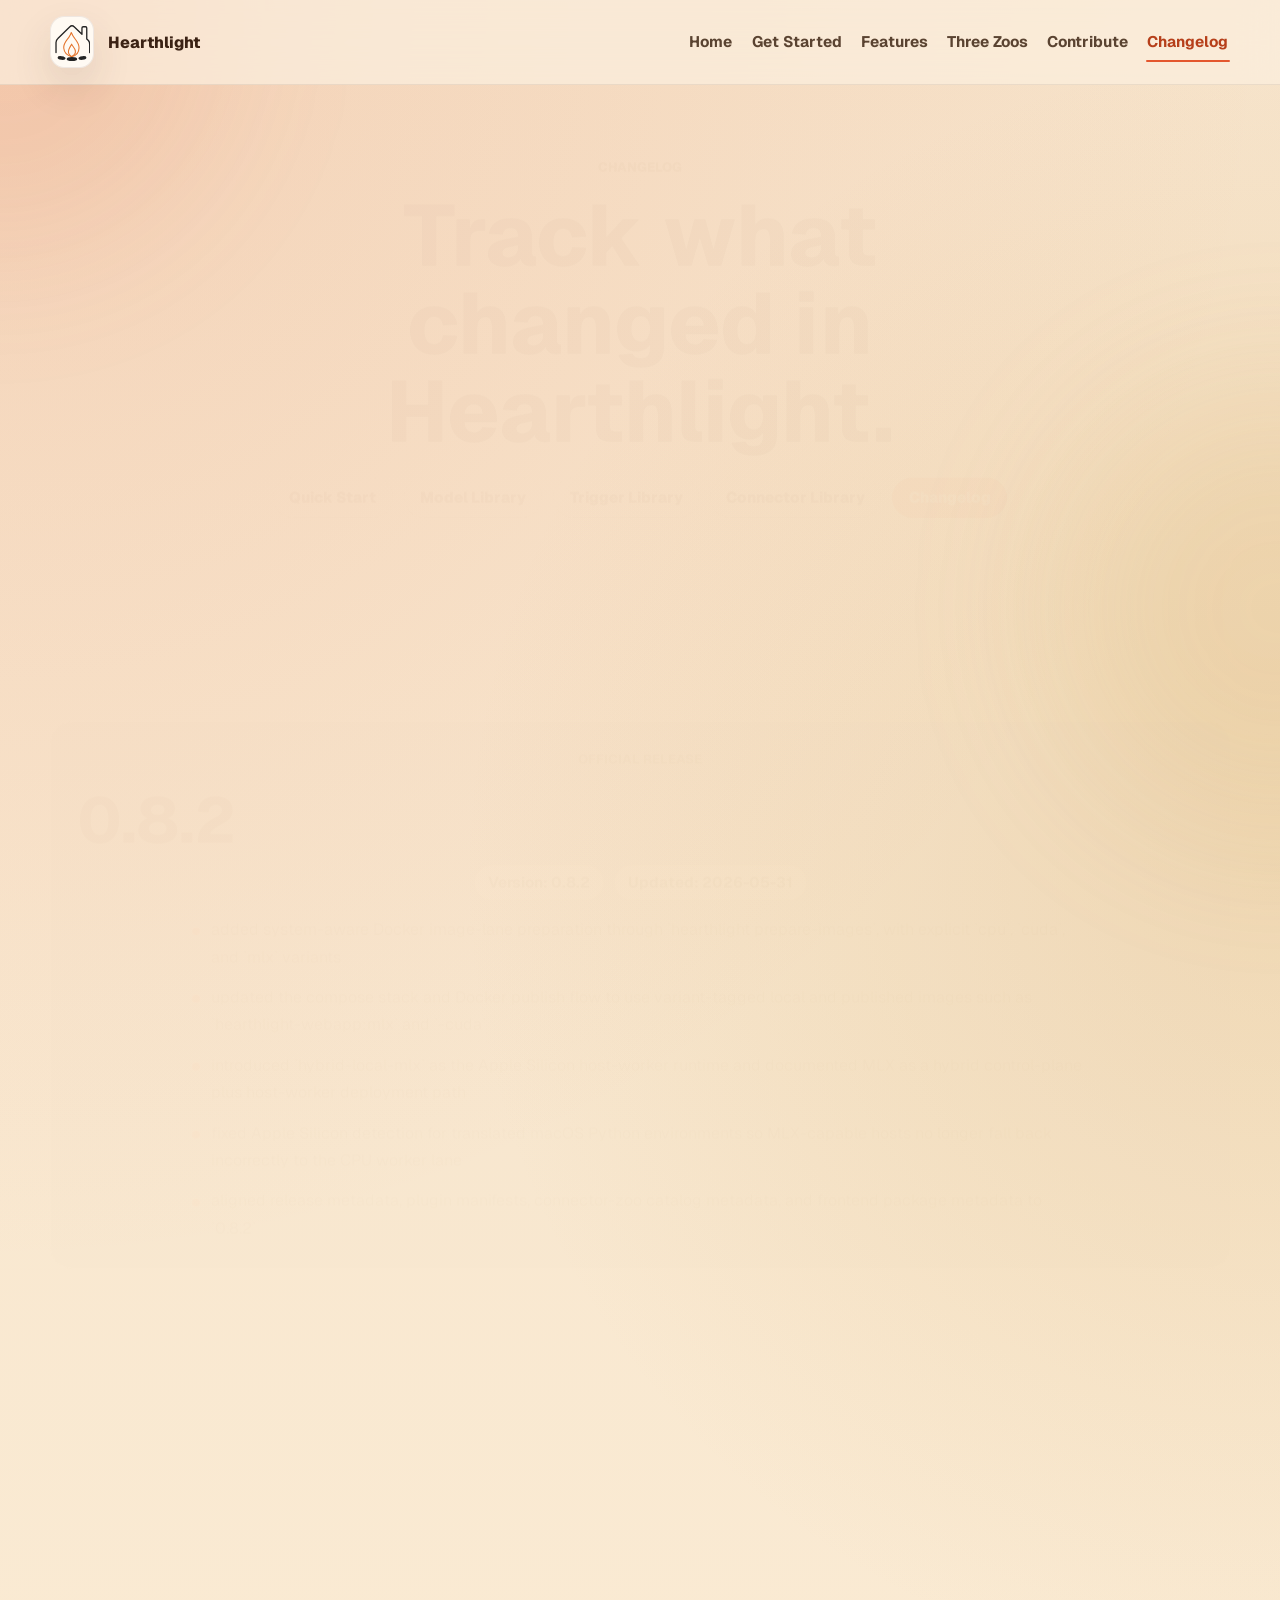
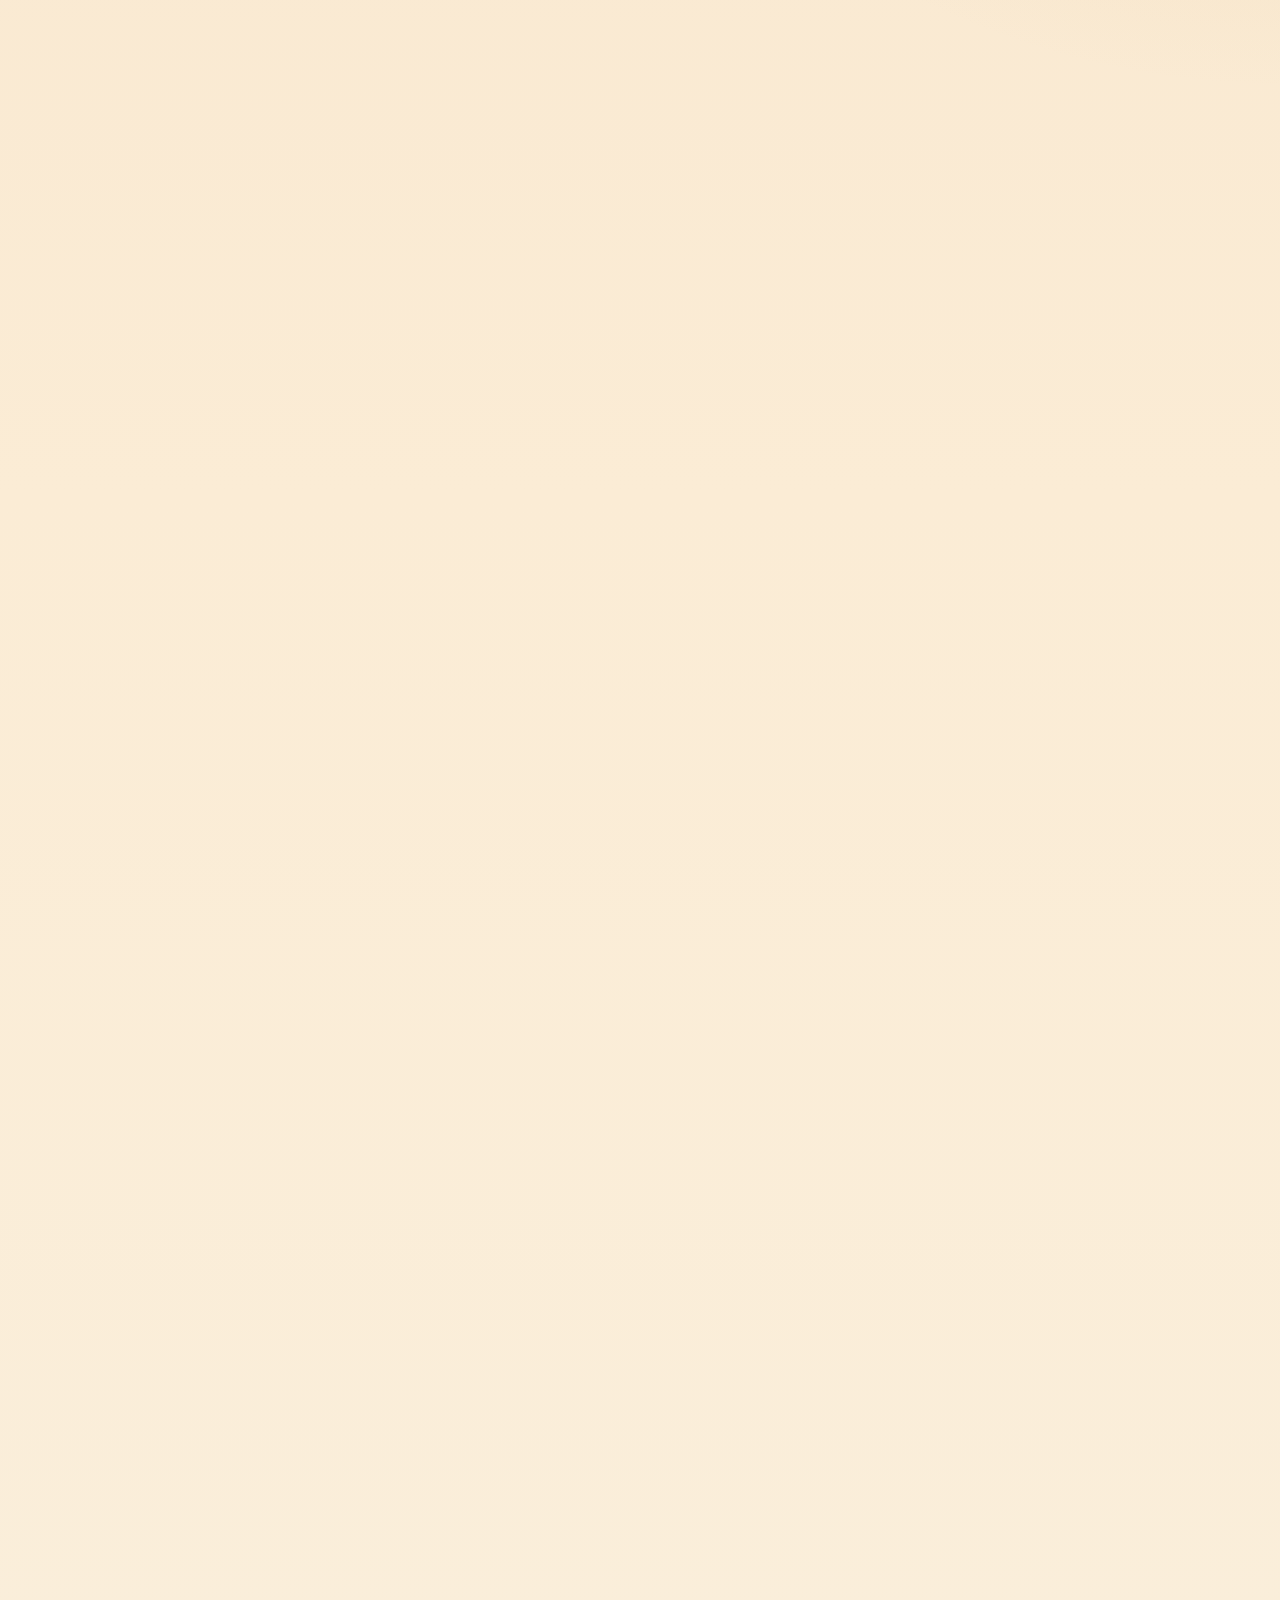
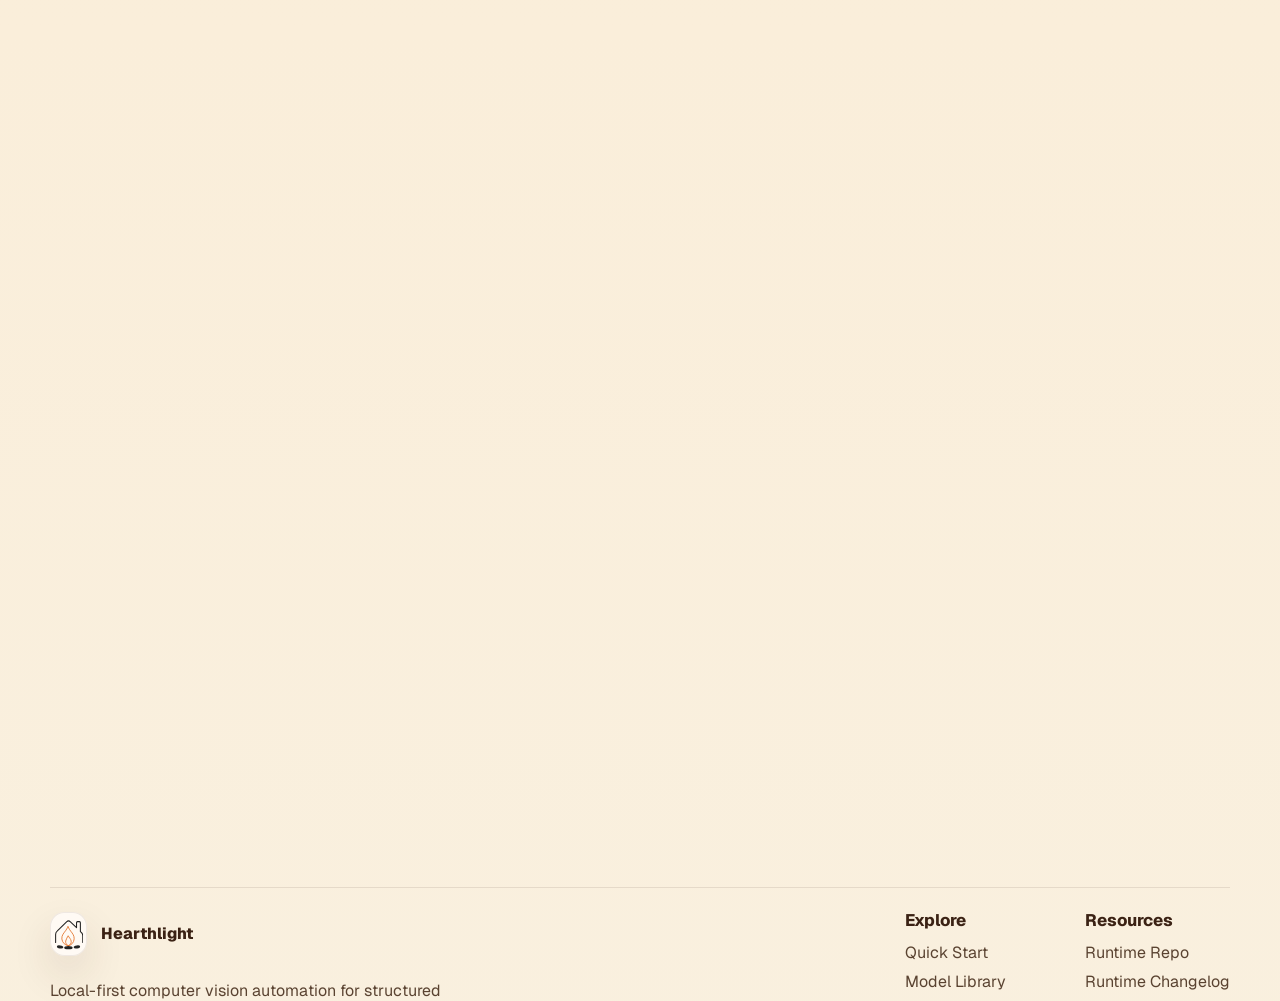
<file: site/changelog/index.html>
<!doctype html>
<html lang="en">
  <head>
    <!-- Google Tag Manager -->
    <script>(function(w,d,s,l,i){w[l]=w[l]||[];w[l].push({'gtm.start':
    new Date().getTime(),event:'gtm.js'});var f=d.getElementsByTagName(s)[0],
    j=d.createElement(s),dl=l!='dataLayer'?'&l='+l:'';j.async=true;j.src=
    'https://www.googletagmanager.com/gtm.js?id='+i+dl;f.parentNode.insertBefore(j,f);
    })(window,document,'script','dataLayer','GTM-N6F5CQSF');</script>
    <!-- End Google Tag Manager -->
    <meta charset="UTF-8" />
    <meta name="viewport" content="width=device-width, initial-scale=1.0" />
    <title>Hearthlight Changelog</title>
    <meta http-equiv="refresh" content="0; url=../updates/" />
    <meta name="robots" content="noindex" />
    <link rel="canonical" href="../updates/" />
  </head>
  <body>
    <!-- Google Tag Manager (noscript) -->
    <noscript><iframe src="https://www.googletagmanager.com/ns.html?id=GTM-N6F5CQSF" height="0" width="0" style="display:none;visibility:hidden"></iframe></noscript>
    <!-- End Google Tag Manager (noscript) -->
    <main>
      <p>
        Redirecting to the new changelog page.
        <a href="../updates/">Open it here if the redirect does not run.</a>
      </p>
    </main>
  </body>
</html>
</file>
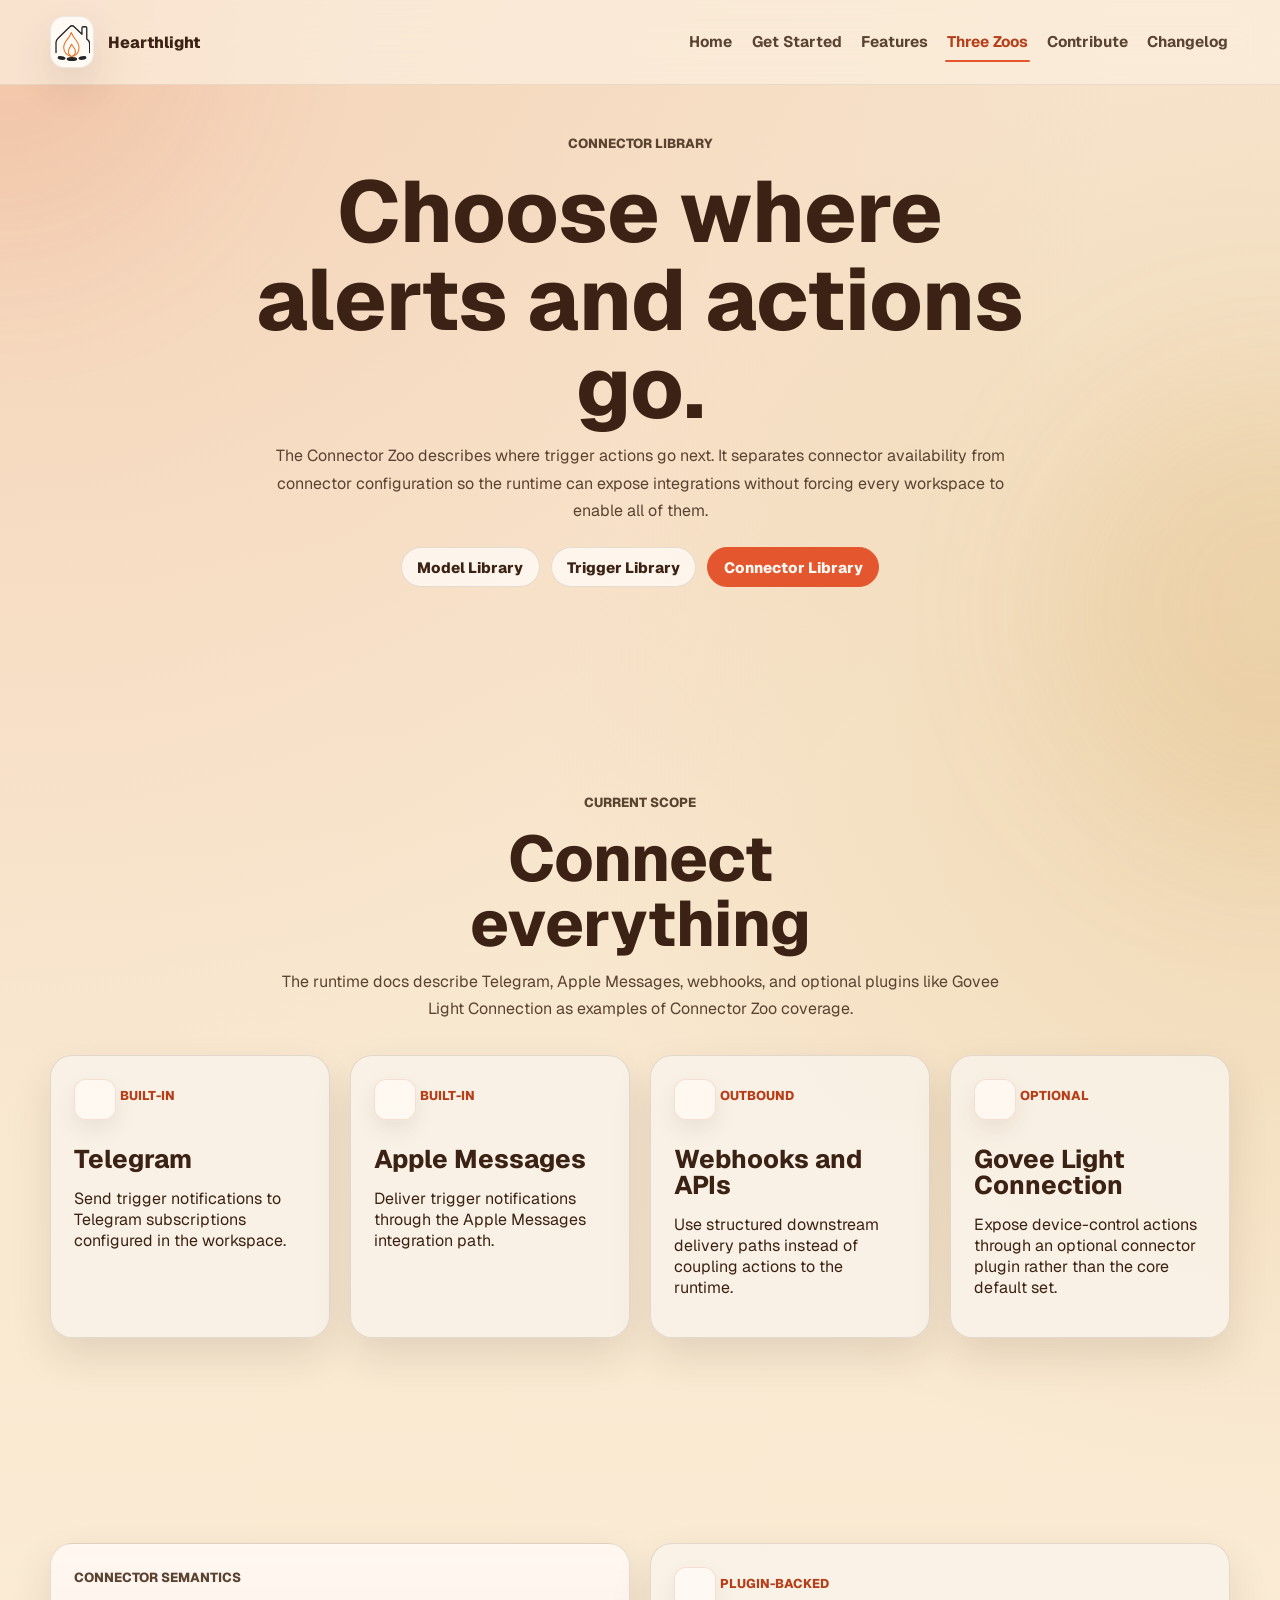
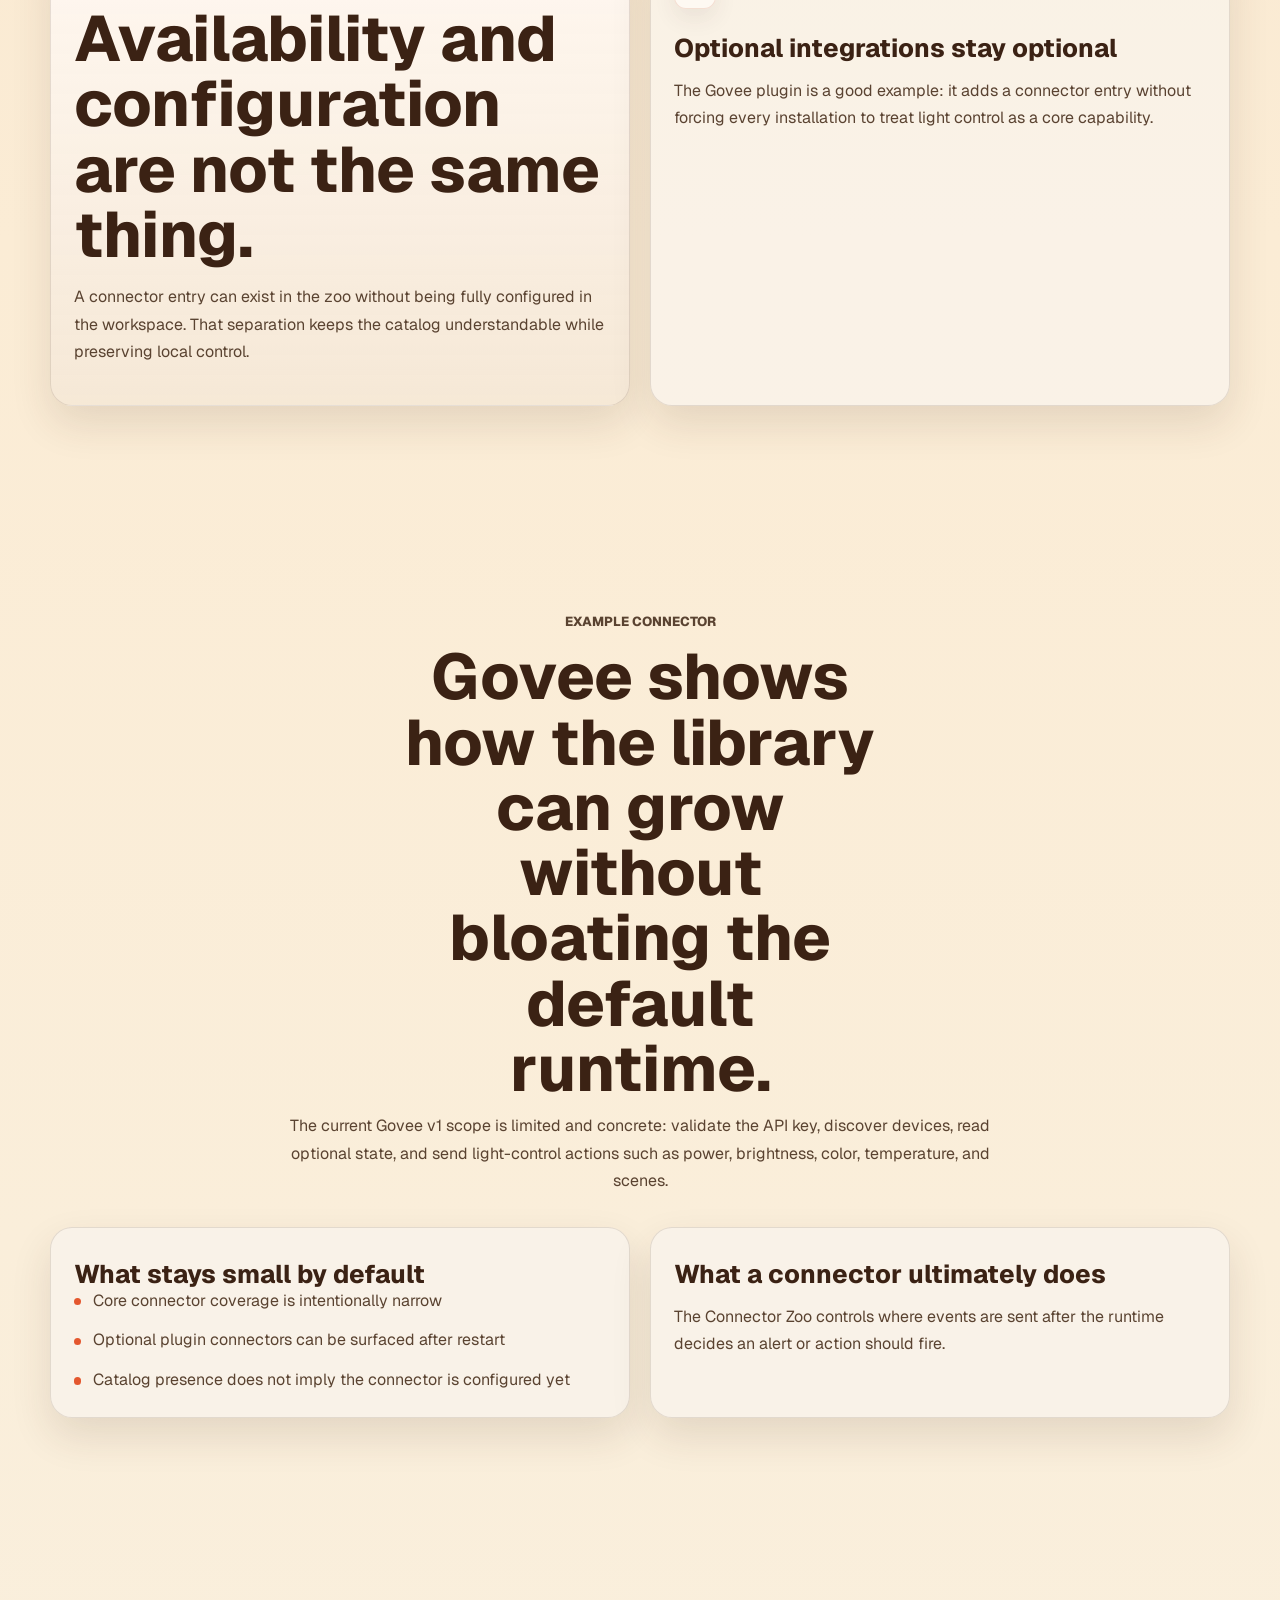
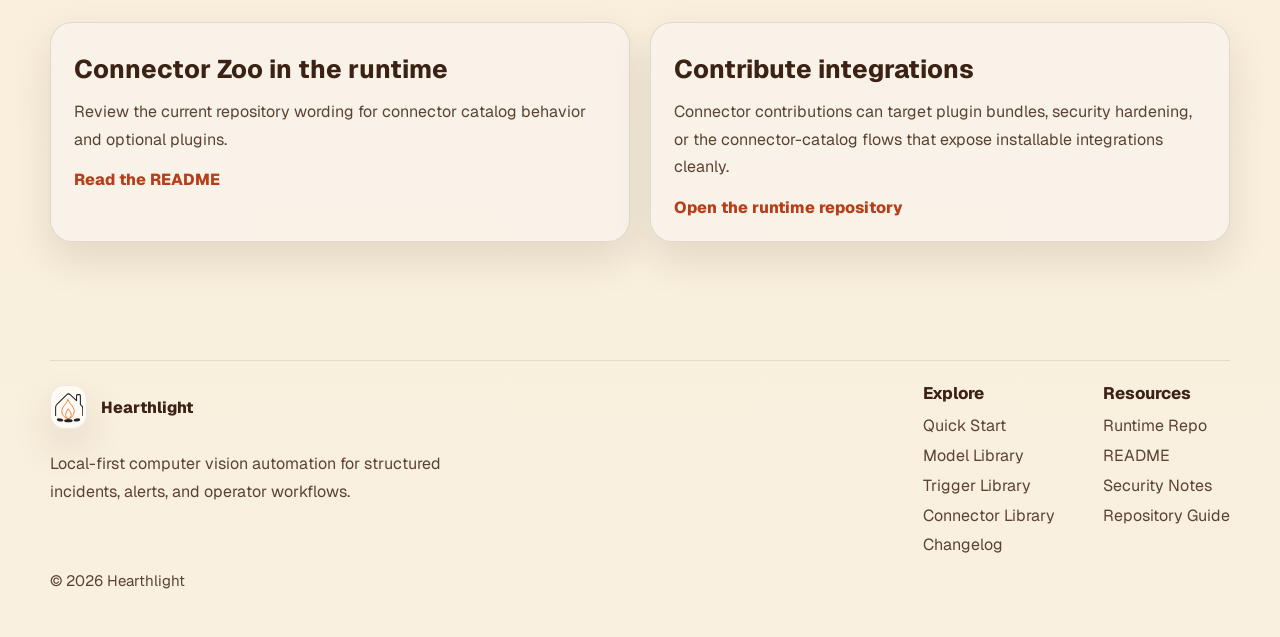
<file: site/connector-library/index.html>
<!doctype html>
<html lang="en">
  <head>
    <!-- Google Tag Manager -->
    <script>(function(w,d,s,l,i){w[l]=w[l]||[];w[l].push({'gtm.start':
    new Date().getTime(),event:'gtm.js'});var f=d.getElementsByTagName(s)[0],
    j=d.createElement(s),dl=l!='dataLayer'?'&l='+l:'';j.async=true;j.src=
    'https://www.googletagmanager.com/gtm.js?id='+i+dl;f.parentNode.insertBefore(j,f);
    })(window,document,'script','dataLayer','GTM-N6F5CQSF');</script>
    <!-- End Google Tag Manager -->
    <meta charset="UTF-8" />
    <meta name="viewport" content="width=device-width, initial-scale=1.0" />
    <title>Hearthlight Connector Library</title>
    <meta
      name="description"
      content="Understand how Hearthlight routes alert actions to Telegram, Apple Messages, optional connector plugins, and future downstream systems."
    />
    <link rel="icon" type="image/svg+xml" href="../assets/hearthlight.svg" />
    <link rel="preconnect" href="https://fonts.googleapis.com" />
    <link rel="preconnect" href="https://fonts.gstatic.com" crossorigin />
    <link
      href="https://fonts.googleapis.com/css2?family=Geist:wght@400;500;600;700;800&display=swap"
      rel="stylesheet"
    />
    <link rel="stylesheet" href="https://cdn.hugeicons.com/font/hgi-stroke-rounded.css" />
    <link rel="stylesheet" href="../styles.css" />
    <script src="../main.js" defer></script>
  </head>
  <body data-page="connector-library">
    <!-- Google Tag Manager (noscript) -->
    <noscript><iframe src="https://www.googletagmanager.com/ns.html?id=GTM-N6F5CQSF" height="0" width="0" style="display:none;visibility:hidden"></iframe></noscript>
    <!-- End Google Tag Manager (noscript) -->
    <div class="backdrop-orb orb-left"></div>
    <div class="backdrop-orb orb-right"></div>

    <header class="site-header">
      <div class="shell header-shell">
        <a class="brand" href="../" aria-label="Hearthlight home">
          <img src="../assets/hearthlight.svg" alt="Hearthlight logo" />
          <span>Hearthlight</span>
        </a>

        <button
          class="nav-toggle"
          type="button"
          aria-expanded="false"
          aria-controls="primary-nav"
          aria-label="Open navigation"
        >
          <span></span>
          <span></span>
        </button>

        <nav id="primary-nav" class="primary-nav" aria-label="Primary">
          <a href="../" data-route="home">Home</a>
          <a href="../quick-start/" data-route="quick-start">Get Started</a>
          <a href="../#capabilities" data-section-link="capabilities">Features</a>
          <a href="../#zoos" data-route="zoos" data-section-link="zoos">Three Zoos</a>
          <a href="../#contribute" data-section-link="contribute">Contribute</a>
          <a href="../updates/" data-route="changelog">Changelog</a>
        </nav>
      </div>
    </header>

    <main>
      <section class="section shell detail-hero">
        <div class="section-intro reveal">
          <p class="eyebrow">Connector Library</p>
          <h1>Choose where alerts and actions go.</h1>
          <p>
            The Connector Zoo describes where trigger actions go next. It separates connector
            availability from connector configuration so the runtime can expose integrations without
            forcing every workspace to enable all of them.
          </p>
        </div>

        <div class="detail-nav reveal" aria-label="Library pages">
          <a href="../model-library/" data-page="model-library">Model Library</a>
          <a href="../trigger-library/" data-page="trigger-library">Trigger Library</a>
          <a href="./" data-page="connector-library">Connector Library</a>
        </div>
      </section>

      <section class="section shell">
        <div class="section-intro reveal">
          <p class="eyebrow">Current Scope</p>
          <h2>Connect everything</h2>
          <p>
            The runtime docs describe Telegram, Apple Messages, webhooks, and optional plugins like
            Govee Light Connection as examples of Connector Zoo coverage.
          </p>
        </div>

        <div class="card-grid card-grid-four">
          <article class="detail-card reveal">
            <span class="icon-badge" aria-hidden="true"><i class="hgi-stroke hgi-telegram"></i></span>
            <span class="detail-kicker">Built-in</span>
            <h3>Telegram</h3>
            <p>Send trigger notifications to Telegram subscriptions configured in the workspace.</p>
          </article>
          <article class="detail-card reveal">
            <span class="icon-badge" aria-hidden="true"><i class="hgi-stroke hgi-message-01"></i></span>
            <span class="detail-kicker">Built-in</span>
            <h3>Apple Messages</h3>
            <p>Deliver trigger notifications through the Apple Messages integration path.</p>
          </article>
          <article class="detail-card reveal">
            <span class="icon-badge" aria-hidden="true"><i class="hgi-stroke hgi-api"></i></span>
            <span class="detail-kicker">Outbound</span>
            <h3>Webhooks and APIs</h3>
            <p>Use structured downstream delivery paths instead of coupling actions to the runtime.</p>
          </article>
          <article class="detail-card reveal">
            <span class="icon-badge" aria-hidden="true"><i class="hgi-stroke hgi-zap"></i></span>
            <span class="detail-kicker">Optional</span>
            <h3>Govee Light Connection</h3>
            <p>Expose device-control actions through an optional connector plugin rather than the core default set.</p>
          </article>
        </div>
      </section>

      <section class="section shell">
        <div class="detail-grid">
          <article class="callout reveal">
            <p class="eyebrow">Connector semantics</p>
            <h2>Availability and configuration are not the same thing.</h2>
            <p>
              A connector entry can exist in the zoo without being fully configured in the
              workspace. That separation keeps the catalog understandable while preserving local
              control.
            </p>
          </article>
          <article class="detail-card reveal">
            <span class="icon-badge" aria-hidden="true"><i class="hgi-stroke hgi-workflow-square-01"></i></span>
            <span class="detail-kicker">Plugin-backed</span>
            <h3>Optional integrations stay optional</h3>
            <p>
              The Govee plugin is a good example: it adds a connector entry without forcing every
              installation to treat light control as a core capability.
            </p>
          </article>
        </div>
      </section>

      <section class="section shell">
        <div class="section-intro reveal">
          <p class="eyebrow">Example Connector</p>
          <h2>Govee shows how the library can grow without bloating the default runtime.</h2>
          <p>
            The current Govee v1 scope is limited and concrete: validate the API key, discover
            devices, read optional state, and send light-control actions such as power, brightness,
            color, temperature, and scenes.
          </p>
        </div>

        <div class="detail-grid">
          <article class="support-card reveal">
            <h3>What stays small by default</h3>
            <ul class="summary-list">
              <li>Core connector coverage is intentionally narrow</li>
              <li>Optional plugin connectors can be surfaced after restart</li>
              <li>Catalog presence does not imply the connector is configured yet</li>
            </ul>
          </article>
          <article class="support-card reveal">
            <h3>What a connector ultimately does</h3>
            <p>
              The Connector Zoo controls where events are sent after the runtime decides an alert or
              action should fire.
            </p>
          </article>
        </div>
      </section>

      <section class="section shell">
        <div class="resource-grid">
          <article class="support-card reveal">
            <h3>Connector Zoo in the runtime</h3>
            <p>Review the current repository wording for connector catalog behavior and optional plugins.</p>
            <a
              href="https://github.com/lauretta-io/hearthlight/blob/main/README.md"
              target="_blank"
              rel="noreferrer"
            >
              Read the README
            </a>
          </article>
          <article class="support-card reveal">
            <h3>Contribute integrations</h3>
            <p>
              Connector contributions can target plugin bundles, security hardening, or the
              connector-catalog flows that expose installable integrations cleanly.
            </p>
            <a
              href="https://github.com/lauretta-io/hearthlight"
              target="_blank"
              rel="noreferrer"
            >
              Open the runtime repository
            </a>
          </article>
        </div>
      </section>
    </main>

    <footer class="site-footer">
      <div class="shell footer-shell">
        <div>
          <a class="brand brand-footer" href="../" aria-label="Hearthlight home">
            <img src="../assets/hearthlight.svg" alt="" />
            <span>Hearthlight</span>
          </a>
          <p class="footer-copy">
            Local-first computer vision automation for structured incidents, alerts, and operator
            workflows.
          </p>
        </div>

        <div class="footer-links">
          <div>
            <h3>Explore</h3>
            <a href="../quick-start/">Quick Start</a>
            <a href="../model-library/">Model Library</a>
            <a href="../trigger-library/">Trigger Library</a>
            <a href="./">Connector Library</a>
            <a href="../updates/">Changelog</a>
          </div>
          <div>
            <h3>Resources</h3>
            <a href="https://github.com/lauretta-io/hearthlight" target="_blank" rel="noreferrer">Runtime Repo</a>
            <a href="https://github.com/lauretta-io/hearthlight/blob/main/README.md" target="_blank" rel="noreferrer">README</a>
            <a href="https://github.com/lauretta-io/hearthlight/blob/main/docs/security.md" target="_blank" rel="noreferrer">Security Notes</a>
            <a href="https://github.com/lauretta-io/hearthlight/blob/main/docs/repository.md" target="_blank" rel="noreferrer">Repository Guide</a>
          </div>
        </div>
      </div>
      <div class="shell footer-meta">
        <p>&copy; <span data-year></span> Hearthlight</p>
      </div>
    </footer>
  </body>
</html>
</file>
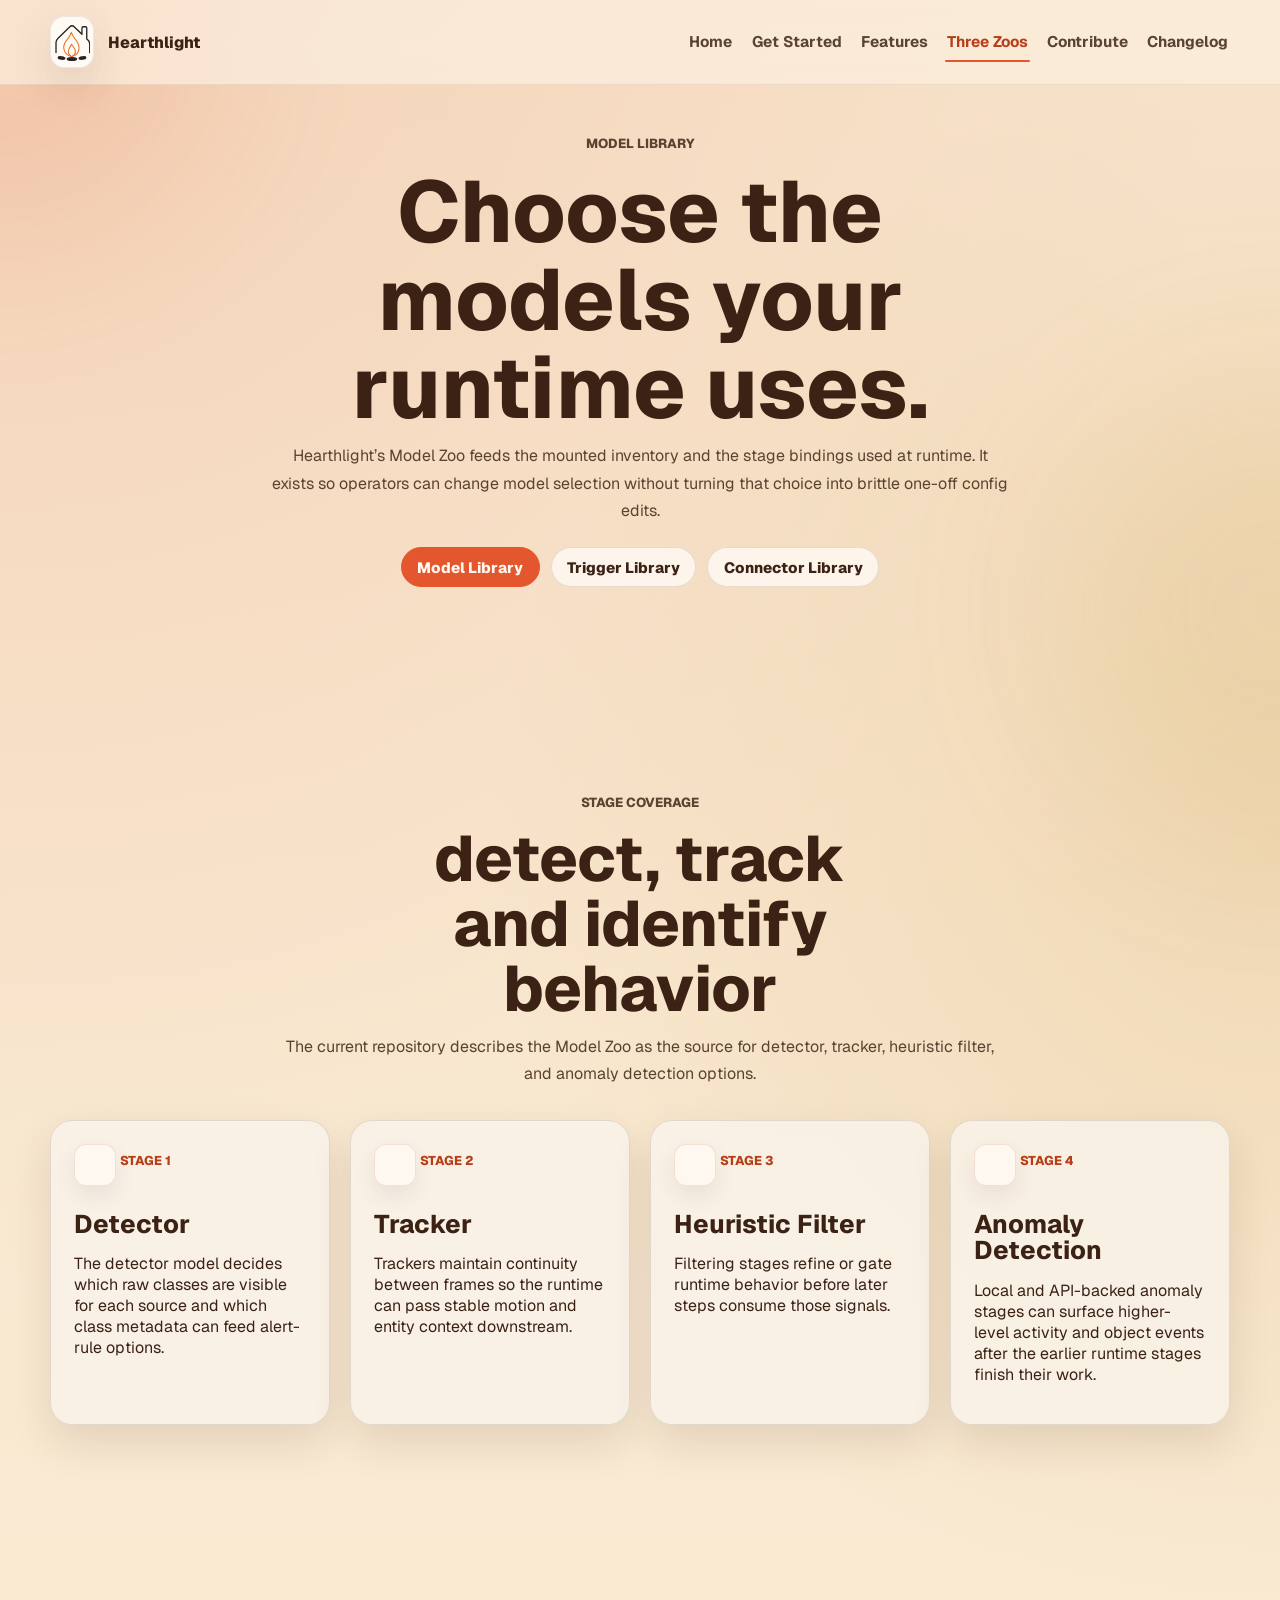
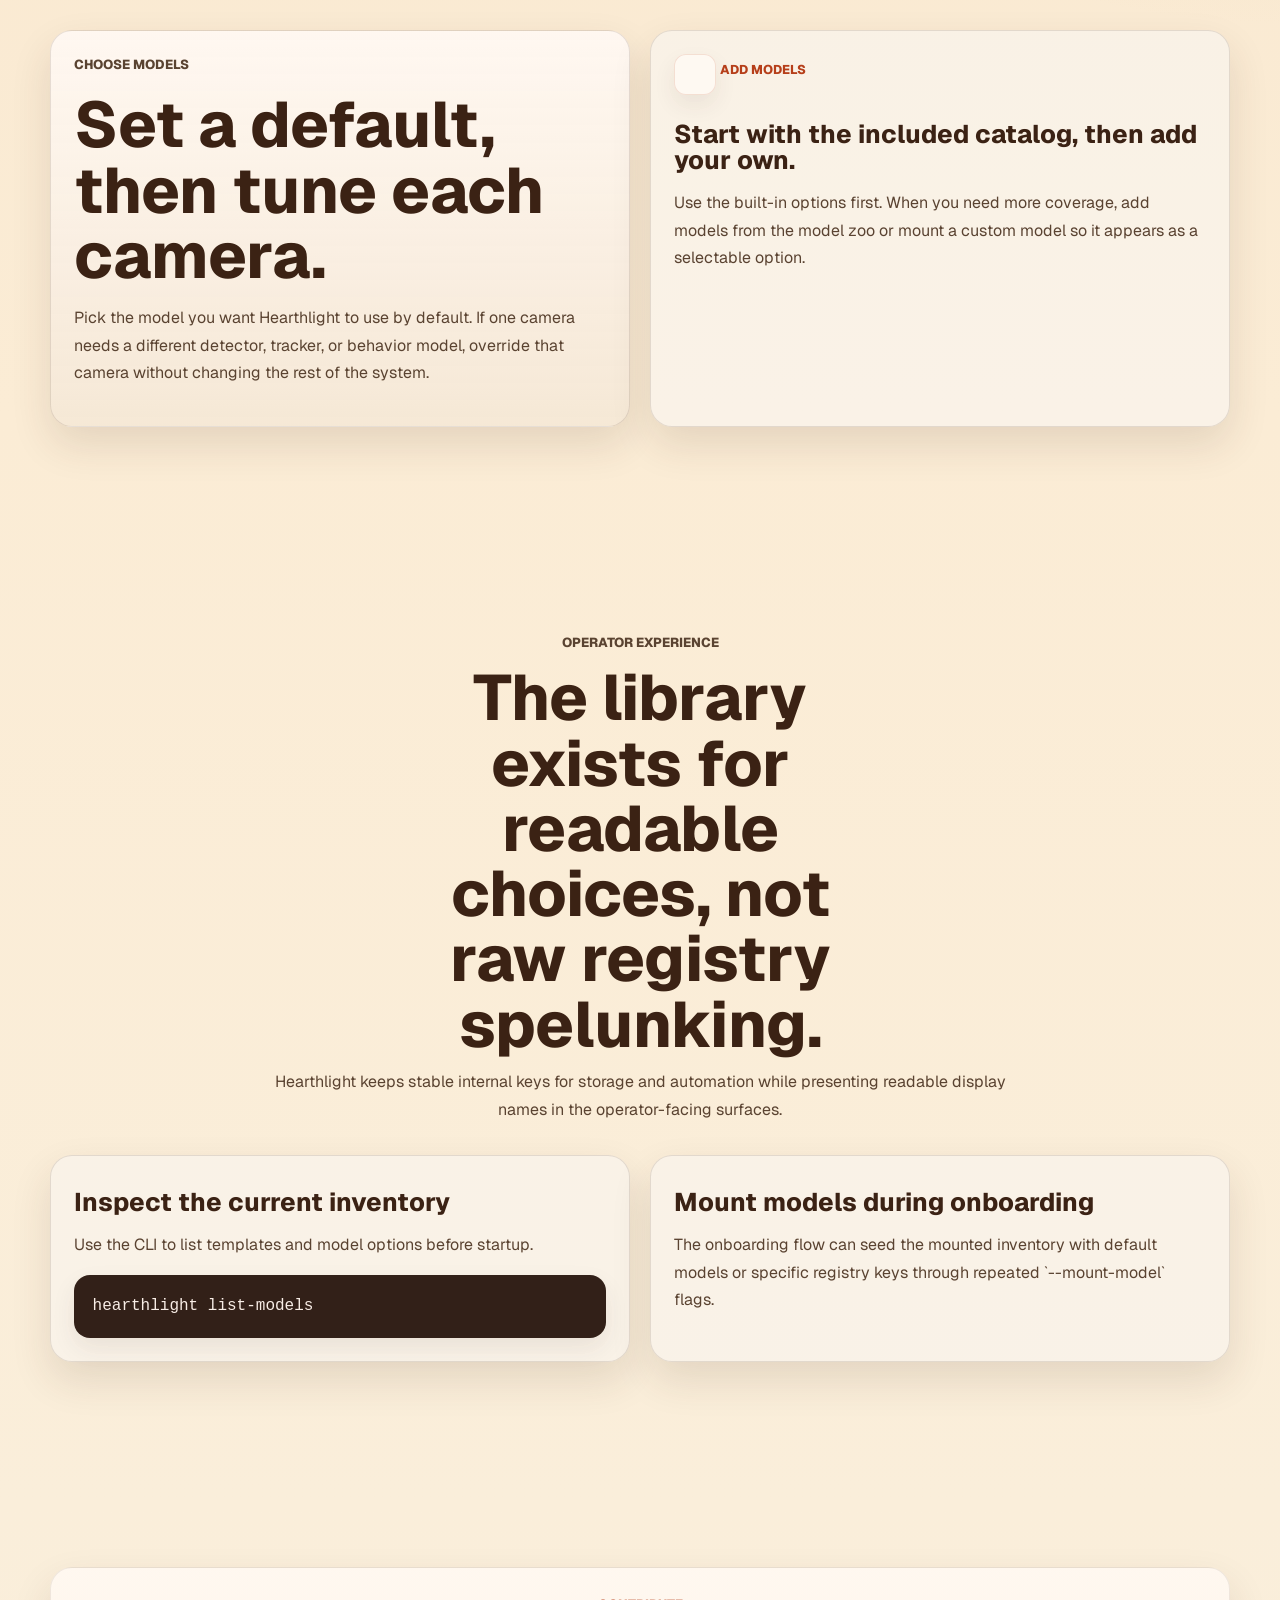
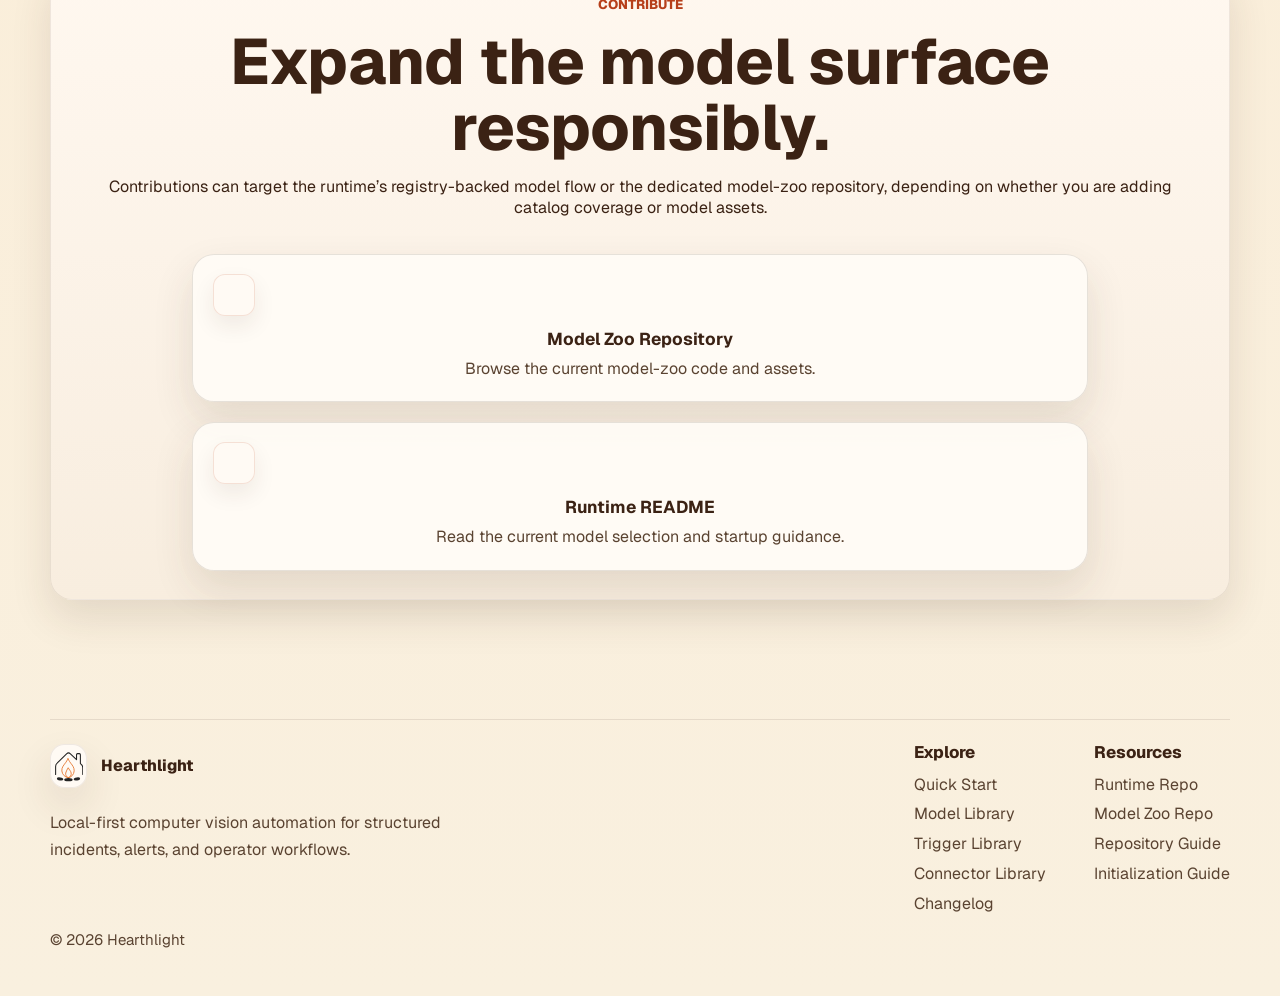
<file: site/model-library/index.html>
<!doctype html>
<html lang="en">
  <head>
    <!-- Google Tag Manager -->
    <script>(function(w,d,s,l,i){w[l]=w[l]||[];w[l].push({'gtm.start':
    new Date().getTime(),event:'gtm.js'});var f=d.getElementsByTagName(s)[0],
    j=d.createElement(s),dl=l!='dataLayer'?'&l='+l:'';j.async=true;j.src=
    'https://www.googletagmanager.com/gtm.js?id='+i+dl;f.parentNode.insertBefore(j,f);
    })(window,document,'script','dataLayer','GTM-N6F5CQSF');</script>
    <!-- End Google Tag Manager -->
    <meta charset="UTF-8" />
    <meta name="viewport" content="width=device-width, initial-scale=1.0" />
    <title>Hearthlight Model Library</title>
    <meta
      name="description"
      content="Understand the Hearthlight Model Library: built-in detectors, trackers, anomaly stages, mounted inventory, and per-source bindings."
    />
    <link rel="icon" type="image/svg+xml" href="../assets/hearthlight.svg" />
    <link rel="preconnect" href="https://fonts.googleapis.com" />
    <link rel="preconnect" href="https://fonts.gstatic.com" crossorigin />
    <link
      href="https://fonts.googleapis.com/css2?family=Geist:wght@400;500;600;700;800&display=swap"
      rel="stylesheet"
    />
    <link rel="stylesheet" href="https://cdn.hugeicons.com/font/hgi-stroke-rounded.css" />
    <link rel="stylesheet" href="../styles.css" />
    <script src="../main.js" defer></script>
  </head>
  <body data-page="model-library">
    <!-- Google Tag Manager (noscript) -->
    <noscript><iframe src="https://www.googletagmanager.com/ns.html?id=GTM-N6F5CQSF" height="0" width="0" style="display:none;visibility:hidden"></iframe></noscript>
    <!-- End Google Tag Manager (noscript) -->
    <div class="backdrop-orb orb-left"></div>
    <div class="backdrop-orb orb-right"></div>

    <header class="site-header">
      <div class="shell header-shell">
        <a class="brand" href="../" aria-label="Hearthlight home">
          <img src="../assets/hearthlight.svg" alt="Hearthlight logo" />
          <span>Hearthlight</span>
        </a>

        <button
          class="nav-toggle"
          type="button"
          aria-expanded="false"
          aria-controls="primary-nav"
          aria-label="Open navigation"
        >
          <span></span>
          <span></span>
        </button>

        <nav id="primary-nav" class="primary-nav" aria-label="Primary">
          <a href="../" data-route="home">Home</a>
          <a href="../quick-start/" data-route="quick-start">Get Started</a>
          <a href="../#capabilities" data-section-link="capabilities">Features</a>
          <a href="../#zoos" data-route="zoos" data-section-link="zoos">Three Zoos</a>
          <a href="../#contribute" data-section-link="contribute">Contribute</a>
          <a href="../updates/" data-route="changelog">Changelog</a>
        </nav>
      </div>
    </header>

    <main>
      <section class="section shell detail-hero">
        <div class="section-intro reveal">
          <p class="eyebrow">Model Library</p>
          <h1>Choose the models your runtime uses.</h1>
          <p>
            Hearthlight’s Model Zoo feeds the mounted inventory and the stage bindings used at
            runtime. It exists so operators can change model selection without turning that choice
            into brittle one-off config edits.
          </p>
        </div>

        <div class="detail-nav reveal" aria-label="Library pages">
          <a href="./" data-page="model-library">Model Library</a>
          <a href="../trigger-library/" data-page="trigger-library">Trigger Library</a>
          <a href="../connector-library/" data-page="connector-library">Connector Library</a>
        </div>
      </section>

      <section class="section shell">
        <div class="section-intro reveal">
          <p class="eyebrow">Stage Coverage</p>
          <h2>detect, track and identify behavior</h2>
          <p>
            The current repository describes the Model Zoo as the source for detector, tracker,
            heuristic filter, and anomaly detection options.
          </p>
        </div>

        <div class="card-grid card-grid-four">
          <article class="detail-card reveal">
            <span class="icon-badge" aria-hidden="true"><i class="hgi-stroke hgi-ai-view"></i></span>
            <span class="detail-kicker">Stage 1</span>
            <h3>Detector</h3>
            <p>
              The detector model decides which raw classes are visible for each source and which
              class metadata can feed alert-rule options.
            </p>
          </article>
          <article class="detail-card reveal">
            <span class="icon-badge" aria-hidden="true"><i class="hgi-stroke hgi-workflow-square-01"></i></span>
            <span class="detail-kicker">Stage 2</span>
            <h3>Tracker</h3>
            <p>
              Trackers maintain continuity between frames so the runtime can pass stable motion and
              entity context downstream.
            </p>
          </article>
          <article class="detail-card reveal">
            <span class="icon-badge" aria-hidden="true"><i class="hgi-stroke hgi-settings-02"></i></span>
            <span class="detail-kicker">Stage 3</span>
            <h3>Heuristic Filter</h3>
            <p>
              Filtering stages refine or gate runtime behavior before later steps consume those
              signals.
            </p>
          </article>
          <article class="detail-card reveal">
            <span class="icon-badge" aria-hidden="true"><i class="hgi-stroke hgi-analytics-01"></i></span>
            <span class="detail-kicker">Stage 4</span>
            <h3>Anomaly Detection</h3>
            <p>
              Local and API-backed anomaly stages can surface higher-level activity and object
              events after the earlier runtime stages finish their work.
            </p>
          </article>
        </div>
      </section>

      <section class="section shell">
        <div class="detail-grid">
          <article class="callout reveal">
            <p class="eyebrow">Choose Models</p>
            <h2>Set a default, then tune each camera.</h2>
            <p>
              Pick the model you want Hearthlight to use by default. If one camera needs a
              different detector, tracker, or behavior model, override that camera without changing
              the rest of the system.
            </p>
          </article>
          <article class="detail-card reveal">
            <span class="icon-badge" aria-hidden="true"><i class="hgi-stroke hgi-database"></i></span>
            <span class="detail-kicker">Add Models</span>
            <h3>Start with the included catalog, then add your own.</h3>
            <p>
              Use the built-in options first. When you need more coverage, add models from the
              model zoo or mount a custom model so it appears as a selectable option.
            </p>
          </article>
        </div>
      </section>

      <section class="section shell">
        <div class="section-intro reveal">
          <p class="eyebrow">Operator Experience</p>
          <h2>The library exists for readable choices, not raw registry spelunking.</h2>
          <p>
            Hearthlight keeps stable internal keys for storage and automation while presenting
            readable display names in the operator-facing surfaces.
          </p>
        </div>

        <div class="detail-grid">
          <article class="support-card reveal">
            <h3>Inspect the current inventory</h3>
            <p>Use the CLI to list templates and model options before startup.</p>
            <div class="command-card">
              <pre><code>hearthlight list-models</code></pre>
            </div>
          </article>
          <article class="support-card reveal">
            <h3>Mount models during onboarding</h3>
            <p>
              The onboarding flow can seed the mounted inventory with default models or specific
              registry keys through repeated `--mount-model` flags.
            </p>
          </article>
        </div>
      </section>

      <section class="section shell">
        <div class="contribute-panel reveal">
          <div>
            <p class="eyebrow">Contribute</p>
            <h2>Expand the model surface responsibly.</h2>
            <p>
              Contributions can target the runtime’s registry-backed model flow or the dedicated
              model-zoo repository, depending on whether you are adding catalog coverage or model
              assets.
            </p>
          </div>
          <div class="repo-list">
            <a
              class="repo-card"
              href="https://github.com/lauretta-io/hearthlight_model_zoo"
              target="_blank"
              rel="noreferrer"
            >
              <span class="icon-badge" aria-hidden="true"><i class="hgi-stroke hgi-ai-brain-01"></i></span>
              <strong>Model Zoo Repository</strong>
              <span>Browse the current model-zoo code and assets.</span>
            </a>
            <a
              class="repo-card"
              href="https://github.com/lauretta-io/hearthlight/blob/main/README.md"
              target="_blank"
              rel="noreferrer"
            >
              <span class="icon-badge" aria-hidden="true"><i class="hgi-stroke hgi-github"></i></span>
              <strong>Runtime README</strong>
              <span>Read the current model selection and startup guidance.</span>
            </a>
          </div>
        </div>
      </section>
    </main>

    <footer class="site-footer">
      <div class="shell footer-shell">
        <div>
          <a class="brand brand-footer" href="../" aria-label="Hearthlight home">
            <img src="../assets/hearthlight.svg" alt="" />
            <span>Hearthlight</span>
          </a>
          <p class="footer-copy">
            Local-first computer vision automation for structured incidents, alerts, and operator
            workflows.
          </p>
        </div>

        <div class="footer-links">
          <div>
            <h3>Explore</h3>
            <a href="../quick-start/">Quick Start</a>
            <a href="./">Model Library</a>
            <a href="../trigger-library/">Trigger Library</a>
            <a href="../connector-library/">Connector Library</a>
            <a href="../updates/">Changelog</a>
          </div>
          <div>
            <h3>Resources</h3>
            <a href="https://github.com/lauretta-io/hearthlight" target="_blank" rel="noreferrer">Runtime Repo</a>
            <a href="https://github.com/lauretta-io/hearthlight_model_zoo" target="_blank" rel="noreferrer">Model Zoo Repo</a>
            <a href="https://github.com/lauretta-io/hearthlight/blob/main/docs/repository.md" target="_blank" rel="noreferrer">Repository Guide</a>
            <a href="https://github.com/lauretta-io/hearthlight/blob/main/docs/initialization.md" target="_blank" rel="noreferrer">Initialization Guide</a>
          </div>
        </div>
      </div>
      <div class="shell footer-meta">
        <p>&copy; <span data-year></span> Hearthlight</p>
      </div>
    </footer>
  </body>
</html>
</file>
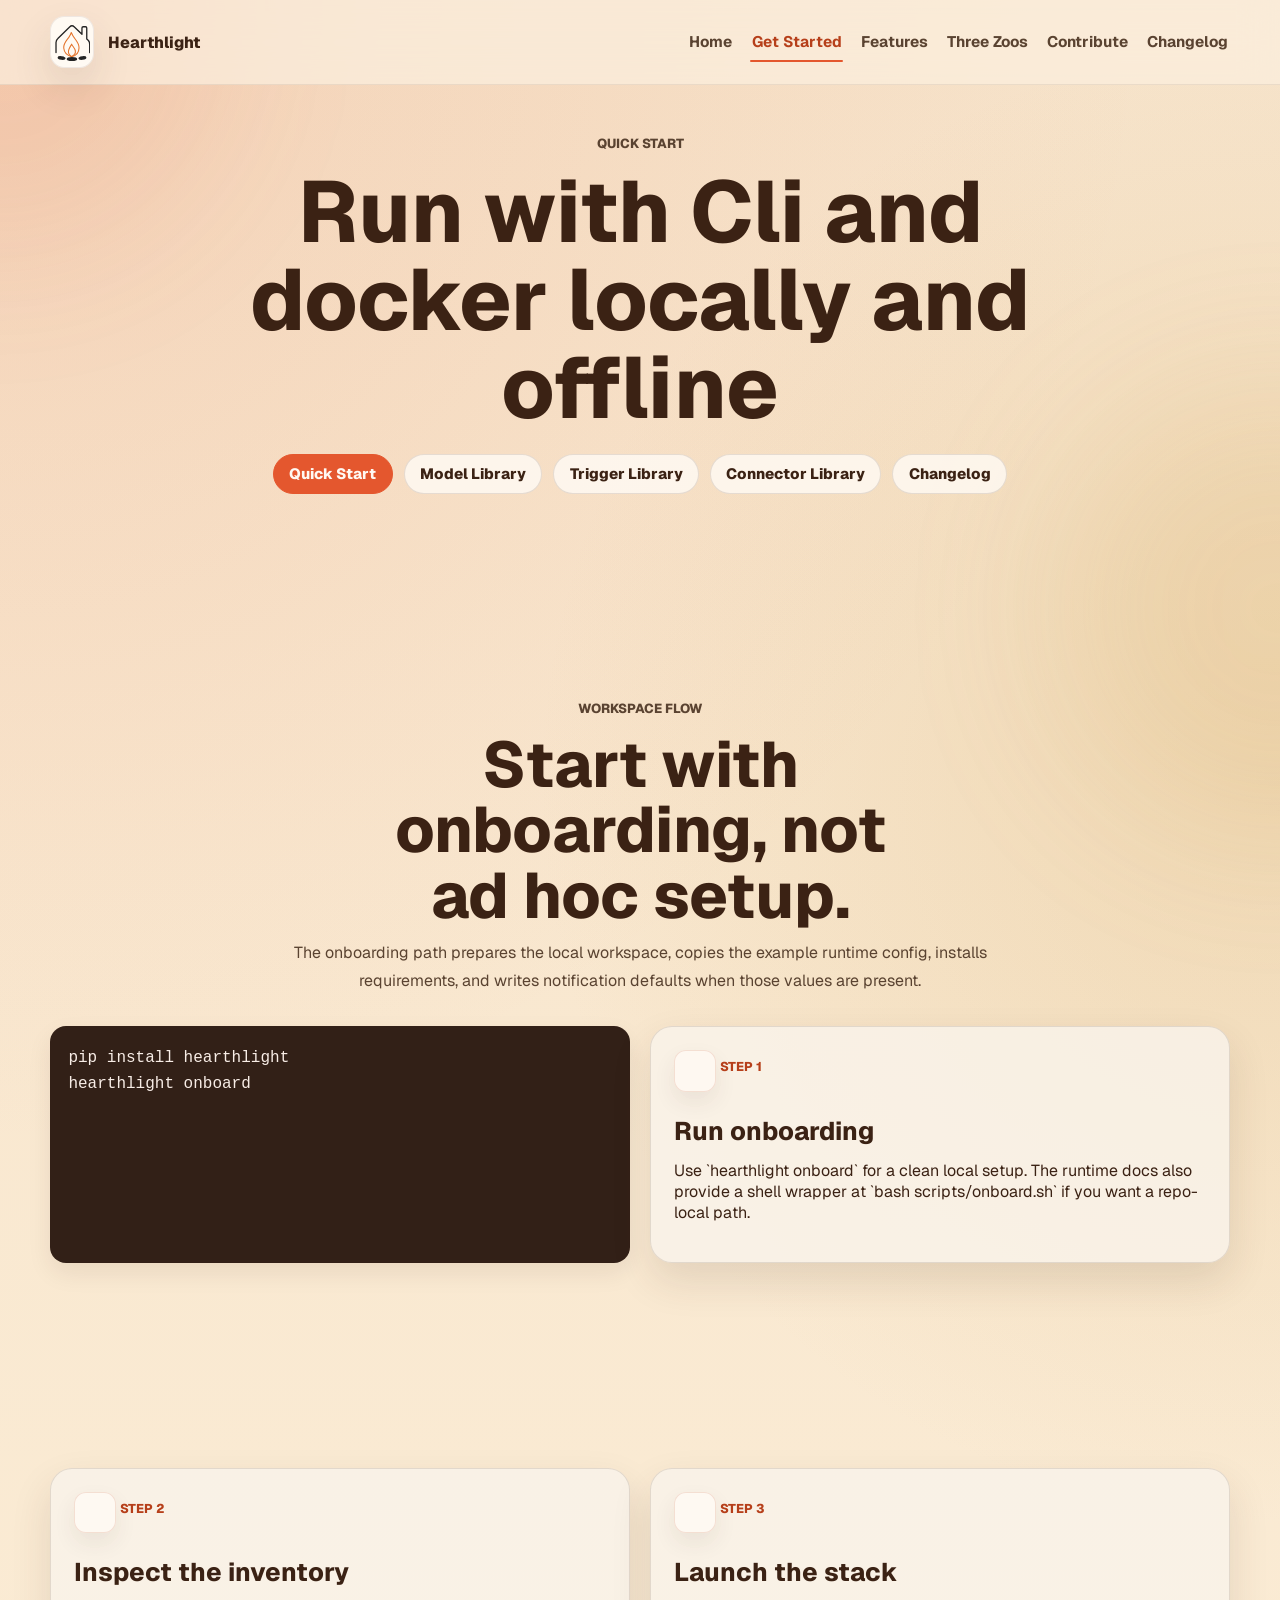
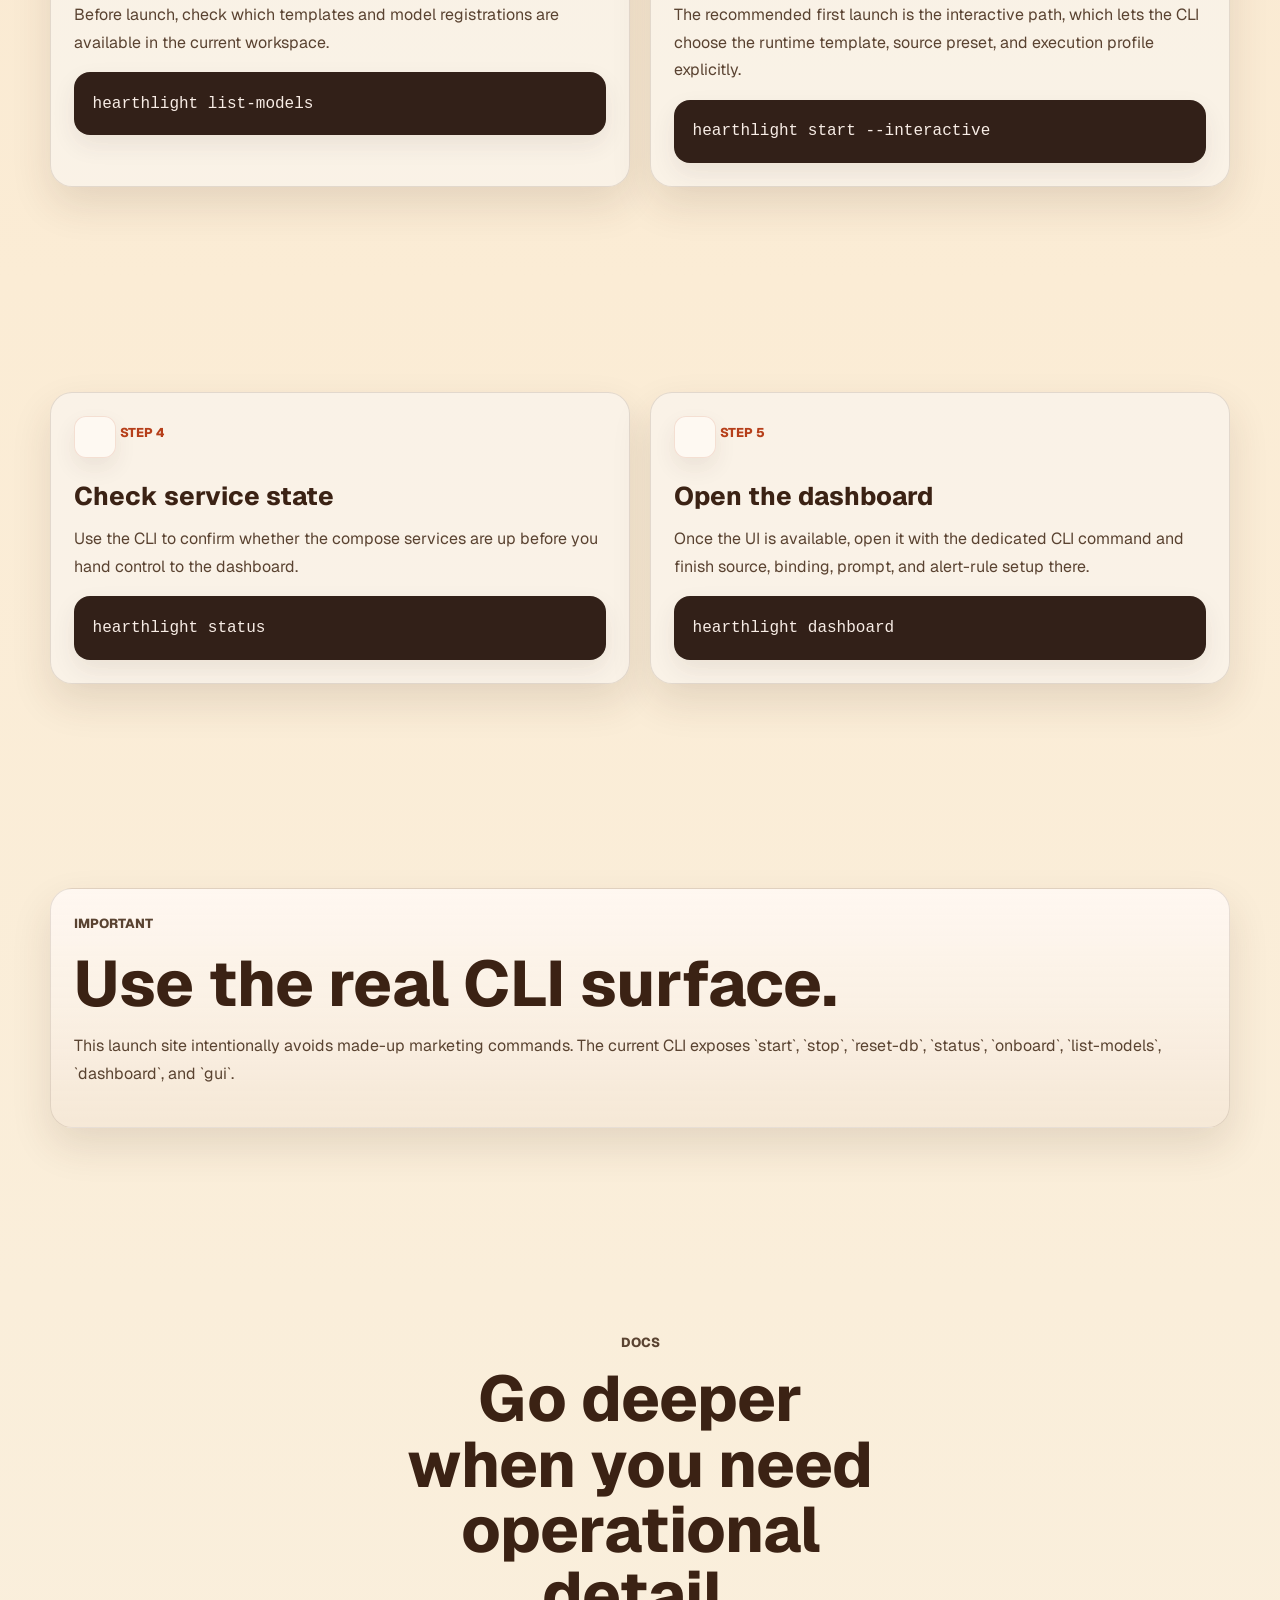
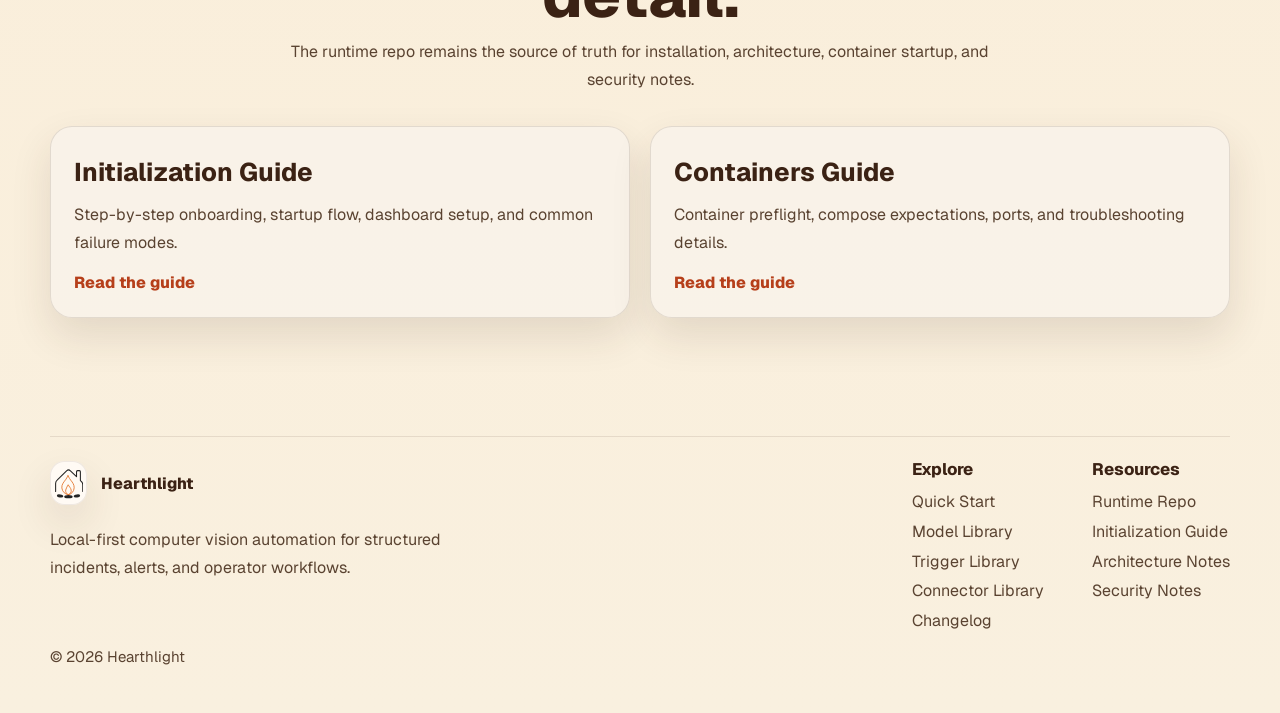
<file: site/quick-start/index.html>
<!doctype html>
<html lang="en">
  <head>
    <!-- Google Tag Manager -->
    <script>(function(w,d,s,l,i){w[l]=w[l]||[];w[l].push({'gtm.start':
    new Date().getTime(),event:'gtm.js'});var f=d.getElementsByTagName(s)[0],
    j=d.createElement(s),dl=l!='dataLayer'?'&l='+l:'';j.async=true;j.src=
    'https://www.googletagmanager.com/gtm.js?id='+i+dl;f.parentNode.insertBefore(j,f);
    })(window,document,'script','dataLayer','GTM-N6F5CQSF');</script>
    <!-- End Google Tag Manager -->
    <meta charset="UTF-8" />
    <meta name="viewport" content="width=device-width, initial-scale=1.0" />
    <title>Hearthlight Quick Start</title>
    <meta
      name="description"
      content="Start Hearthlight with the current CLI: onboard the workspace, inspect models, launch the stack, and open the dashboard."
    />
    <link rel="icon" type="image/svg+xml" href="../assets/hearthlight.svg" />
    <link rel="preconnect" href="https://fonts.googleapis.com" />
    <link rel="preconnect" href="https://fonts.gstatic.com" crossorigin />
    <link
      href="https://fonts.googleapis.com/css2?family=Geist:wght@400;500;600;700;800&display=swap"
      rel="stylesheet"
    />
    <link rel="stylesheet" href="https://cdn.hugeicons.com/font/hgi-stroke-rounded.css" />
    <link rel="stylesheet" href="../styles.css" />
    <script src="../main.js" defer></script>
  </head>
  <body data-page="quick-start">
    <!-- Google Tag Manager (noscript) -->
    <noscript><iframe src="https://www.googletagmanager.com/ns.html?id=GTM-N6F5CQSF" height="0" width="0" style="display:none;visibility:hidden"></iframe></noscript>
    <!-- End Google Tag Manager (noscript) -->
    <div class="backdrop-orb orb-left"></div>
    <div class="backdrop-orb orb-right"></div>

    <header class="site-header">
      <div class="shell header-shell">
        <a class="brand" href="../" aria-label="Hearthlight home">
          <img src="../assets/hearthlight.svg" alt="Hearthlight logo" />
          <span>Hearthlight</span>
        </a>

        <button
          class="nav-toggle"
          type="button"
          aria-expanded="false"
          aria-controls="primary-nav"
          aria-label="Open navigation"
        >
          <span></span>
          <span></span>
        </button>

        <nav id="primary-nav" class="primary-nav" aria-label="Primary">
          <a href="../" data-route="home">Home</a>
          <a href="./" data-route="quick-start">Get Started</a>
          <a href="../#capabilities" data-section-link="capabilities">Features</a>
          <a href="../#zoos" data-route="zoos" data-section-link="zoos">Three Zoos</a>
          <a href="../#contribute" data-section-link="contribute">Contribute</a>
          <a href="../updates/" data-route="changelog">Changelog</a>
        </nav>
      </div>
    </header>

    <main>
      <section class="section shell detail-hero">
        <div class="section-intro reveal">
          <p class="eyebrow">Quick Start</p>
          <h1>Run with Cli and docker locally and offline</h1>
        </div>

        <div class="detail-nav reveal" aria-label="Library pages">
          <a href="./" data-page="quick-start">Quick Start</a>
          <a href="../model-library/" data-page="model-library">Model Library</a>
          <a href="../trigger-library/" data-page="trigger-library">Trigger Library</a>
          <a href="../connector-library/" data-page="connector-library">Connector Library</a>
          <a href="../updates/" data-page="changelog">Changelog</a>
        </div>
      </section>

      <section class="section shell section-anchor" id="setup">
        <div class="section-intro reveal">
          <p class="eyebrow">Workspace Flow</p>
          <h2>Start with onboarding, not ad hoc setup.</h2>
          <p>
            The onboarding path prepares the local workspace, copies the example runtime config,
            installs requirements, and writes notification defaults when those values are present.
          </p>
        </div>

        <div class="command-grid">
          <article class="command-card reveal">
            <pre><code>pip install hearthlight
hearthlight onboard</code></pre>
          </article>
          <article class="detail-card reveal">
            <span class="icon-badge" aria-hidden="true"><i class="hgi-stroke hgi-settings-02"></i></span>
            <span class="detail-kicker">Step 1</span>
            <h3>Run onboarding</h3>
            <p>
              Use `hearthlight onboard` for a clean local setup. The runtime docs also provide a
              shell wrapper at `bash scripts/onboard.sh` if you want a repo-local path.
            </p>
          </article>
        </div>
      </section>

      <section class="section shell">
        <div class="detail-grid">
          <article class="detail-card reveal">
            <span class="icon-badge" aria-hidden="true"><i class="hgi-stroke hgi-ai-brain-01"></i></span>
            <span class="detail-kicker">Step 2</span>
            <h3>Inspect the inventory</h3>
            <p>
              Before launch, check which templates and model registrations are available in the
              current workspace.
            </p>
            <div class="command-card">
              <pre><code>hearthlight list-models</code></pre>
            </div>
          </article>
          <article class="detail-card reveal">
            <span class="icon-badge" aria-hidden="true"><i class="hgi-stroke hgi-computer"></i></span>
            <span class="detail-kicker">Step 3</span>
            <h3>Launch the stack</h3>
            <p>
              The recommended first launch is the interactive path, which lets the CLI choose the
              runtime template, source preset, and execution profile explicitly.
            </p>
            <div class="command-card">
              <pre><code>hearthlight start --interactive</code></pre>
            </div>
          </article>
        </div>
      </section>

      <section class="section shell">
        <div class="detail-grid">
          <article class="detail-card reveal">
            <span class="icon-badge" aria-hidden="true"><i class="hgi-stroke hgi-analytics-01"></i></span>
            <span class="detail-kicker">Step 4</span>
            <h3>Check service state</h3>
            <p>
              Use the CLI to confirm whether the compose services are up before you hand control to
              the dashboard.
            </p>
            <div class="command-card">
              <pre><code>hearthlight status</code></pre>
            </div>
          </article>
          <article class="detail-card reveal">
            <span class="icon-badge" aria-hidden="true"><i class="hgi-stroke hgi-dashboard-square-01"></i></span>
            <span class="detail-kicker">Step 5</span>
            <h3>Open the dashboard</h3>
            <p>
              Once the UI is available, open it with the dedicated CLI command and finish source,
              binding, prompt, and alert-rule setup there.
            </p>
            <div class="command-card">
              <pre><code>hearthlight dashboard</code></pre>
            </div>
          </article>
        </div>
      </section>

      <section class="section shell">
        <div class="callout reveal">
          <p class="eyebrow">Important</p>
          <h2>Use the real CLI surface.</h2>
          <p>
            This launch site intentionally avoids made-up marketing commands. The current CLI
            exposes `start`, `stop`, `reset-db`, `status`, `onboard`, `list-models`, `dashboard`,
            and `gui`.
          </p>
        </div>
      </section>

      <section class="section shell">
        <div class="section-intro reveal">
          <p class="eyebrow">Docs</p>
          <h2>Go deeper when you need operational detail.</h2>
          <p>
            The runtime repo remains the source of truth for installation, architecture, container
            startup, and security notes.
          </p>
        </div>

        <div class="resource-grid">
          <article class="support-card reveal">
            <h3>Initialization Guide</h3>
            <p>Step-by-step onboarding, startup flow, dashboard setup, and common failure modes.</p>
            <a
              href="https://github.com/lauretta-io/hearthlight/blob/main/docs/initialization.md"
              target="_blank"
              rel="noreferrer"
            >
              Read the guide
            </a>
          </article>
          <article class="support-card reveal">
            <h3>Containers Guide</h3>
            <p>Container preflight, compose expectations, ports, and troubleshooting details.</p>
            <a
              href="https://github.com/lauretta-io/hearthlight/blob/main/docs/containers.md"
              target="_blank"
              rel="noreferrer"
            >
              Read the guide
            </a>
          </article>
        </div>
      </section>
    </main>

    <footer class="site-footer">
      <div class="shell footer-shell">
        <div>
          <a class="brand brand-footer" href="../" aria-label="Hearthlight home">
            <img src="../assets/hearthlight.svg" alt="" />
            <span>Hearthlight</span>
          </a>
          <p class="footer-copy">
            Local-first computer vision automation for structured incidents, alerts, and operator
            workflows.
          </p>
        </div>

        <div class="footer-links">
          <div>
            <h3>Explore</h3>
            <a href="./">Quick Start</a>
            <a href="../model-library/">Model Library</a>
            <a href="../trigger-library/">Trigger Library</a>
            <a href="../connector-library/">Connector Library</a>
            <a href="../updates/">Changelog</a>
          </div>
          <div>
            <h3>Resources</h3>
            <a href="https://github.com/lauretta-io/hearthlight" target="_blank" rel="noreferrer">Runtime Repo</a>
            <a href="https://github.com/lauretta-io/hearthlight/blob/main/docs/initialization.md" target="_blank" rel="noreferrer">Initialization Guide</a>
            <a href="https://github.com/lauretta-io/hearthlight/blob/main/docs/architecture.md" target="_blank" rel="noreferrer">Architecture Notes</a>
            <a href="https://github.com/lauretta-io/hearthlight/blob/main/docs/security.md" target="_blank" rel="noreferrer">Security Notes</a>
          </div>
        </div>
      </div>
      <div class="shell footer-meta">
        <p>&copy; <span data-year></span> Hearthlight</p>
      </div>
    </footer>
  </body>
</html>
</file>
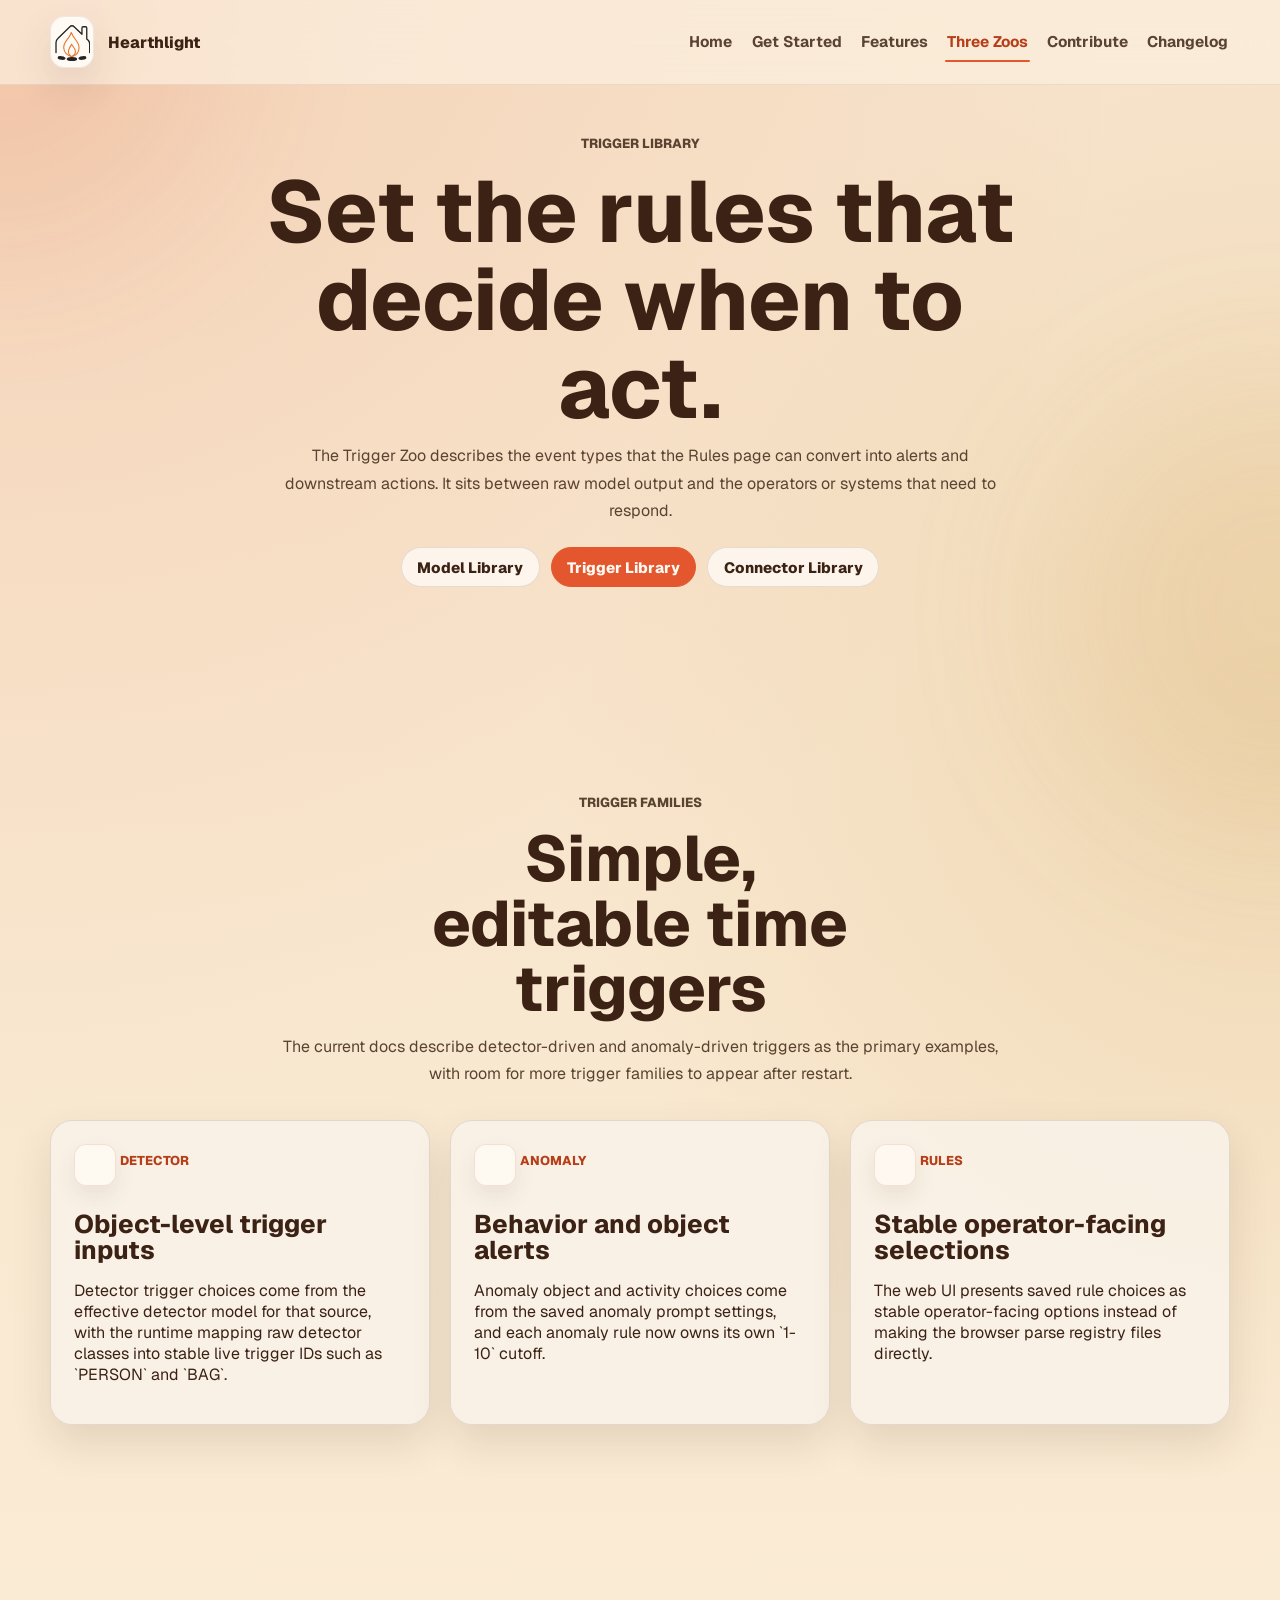
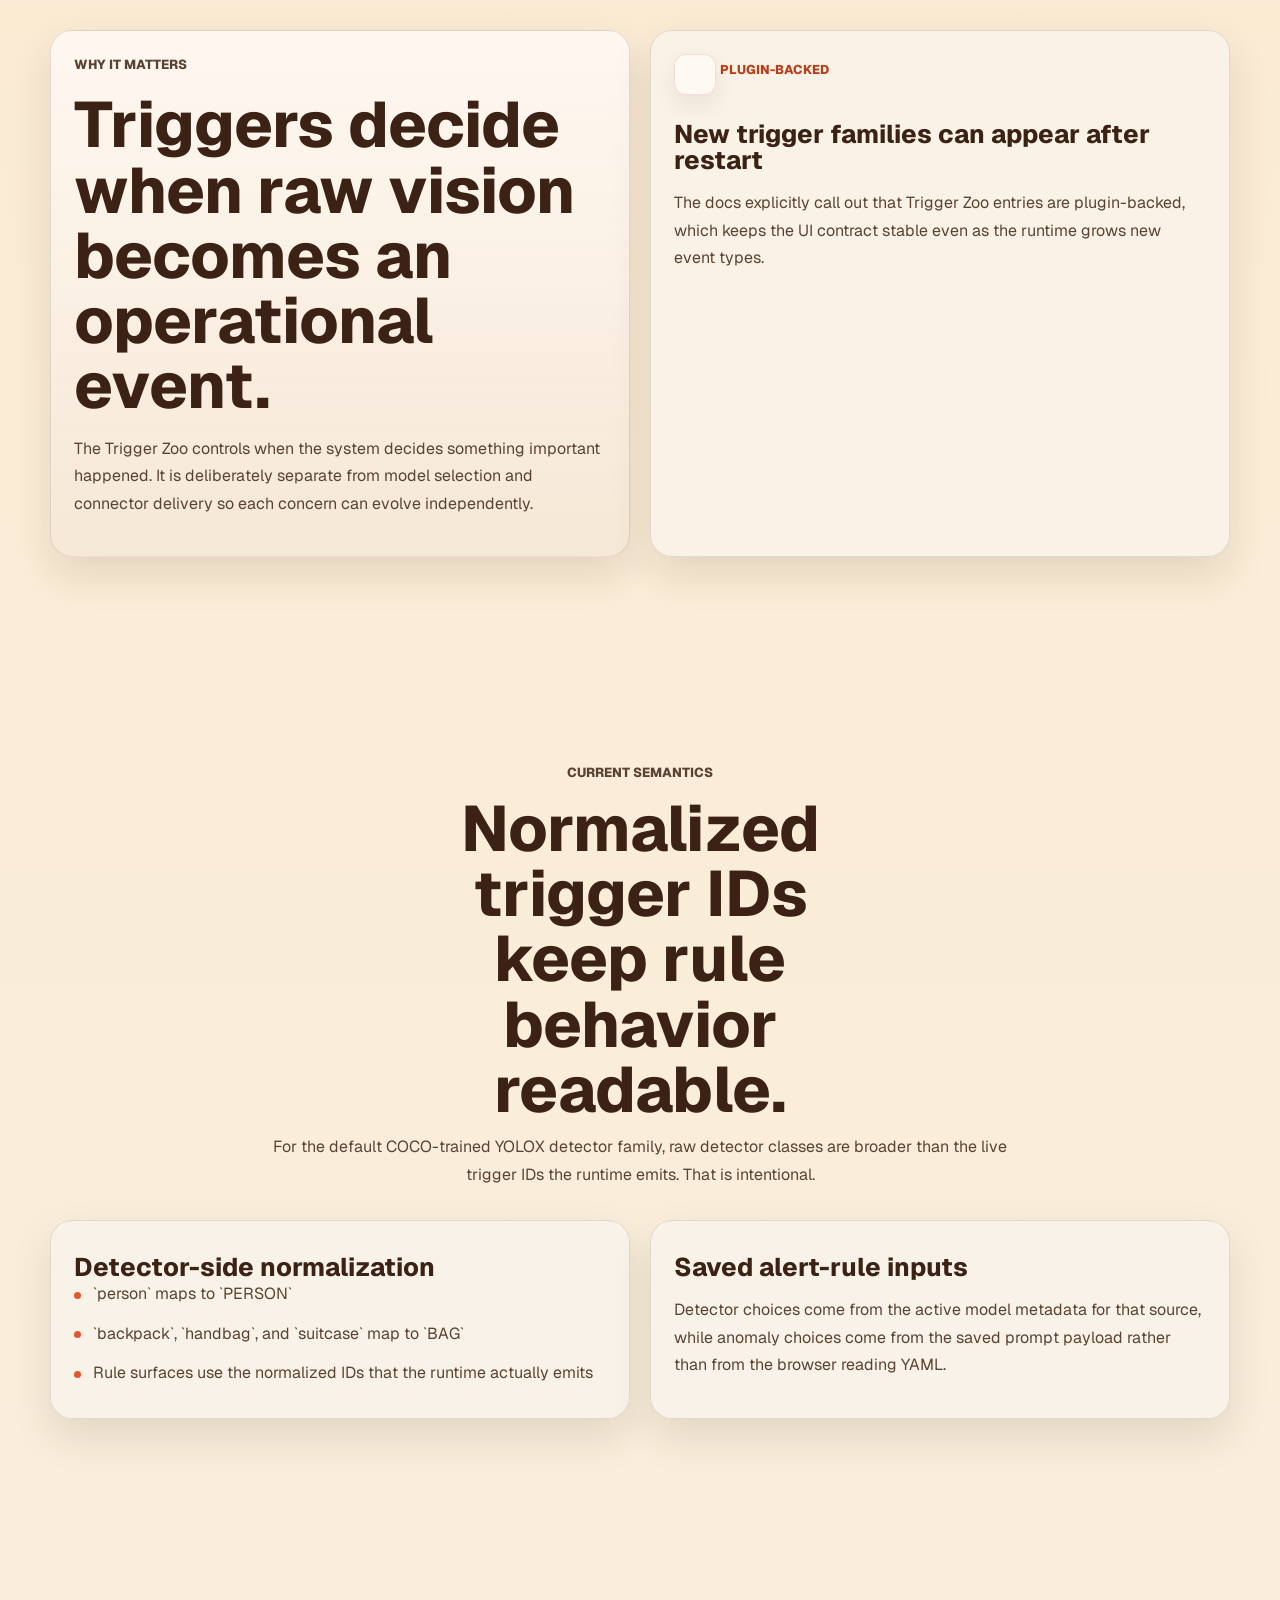
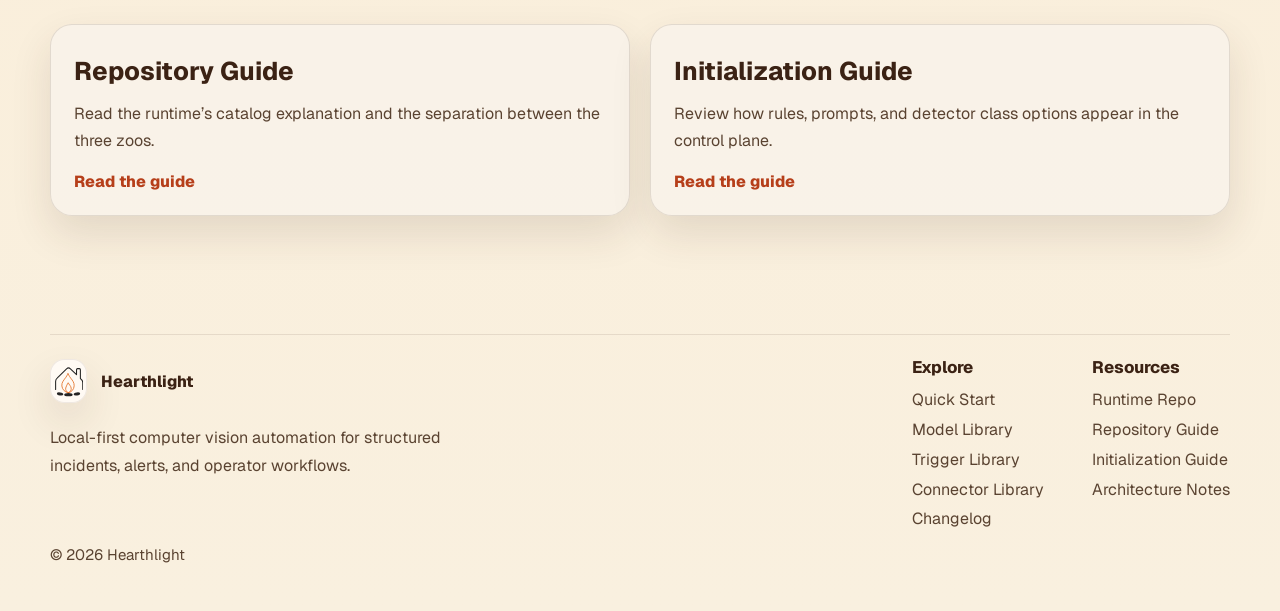
<file: site/trigger-library/index.html>
<!doctype html>
<html lang="en">
  <head>
    <!-- Google Tag Manager -->
    <script>(function(w,d,s,l,i){w[l]=w[l]||[];w[l].push({'gtm.start':
    new Date().getTime(),event:'gtm.js'});var f=d.getElementsByTagName(s)[0],
    j=d.createElement(s),dl=l!='dataLayer'?'&l='+l:'';j.async=true;j.src=
    'https://www.googletagmanager.com/gtm.js?id='+i+dl;f.parentNode.insertBefore(j,f);
    })(window,document,'script','dataLayer','GTM-N6F5CQSF');</script>
    <!-- End Google Tag Manager -->
    <meta charset="UTF-8" />
    <meta name="viewport" content="width=device-width, initial-scale=1.0" />
    <title>Hearthlight Trigger Library</title>
    <meta
      name="description"
      content="Understand how Hearthlight turns detector and anomaly events into alert rules and downstream actions through the Trigger Library."
    />
    <link rel="icon" type="image/svg+xml" href="../assets/hearthlight.svg" />
    <link rel="preconnect" href="https://fonts.googleapis.com" />
    <link rel="preconnect" href="https://fonts.gstatic.com" crossorigin />
    <link
      href="https://fonts.googleapis.com/css2?family=Geist:wght@400;500;600;700;800&display=swap"
      rel="stylesheet"
    />
    <link rel="stylesheet" href="https://cdn.hugeicons.com/font/hgi-stroke-rounded.css" />
    <link rel="stylesheet" href="../styles.css" />
    <script src="../main.js" defer></script>
  </head>
  <body data-page="trigger-library">
    <!-- Google Tag Manager (noscript) -->
    <noscript><iframe src="https://www.googletagmanager.com/ns.html?id=GTM-N6F5CQSF" height="0" width="0" style="display:none;visibility:hidden"></iframe></noscript>
    <!-- End Google Tag Manager (noscript) -->
    <div class="backdrop-orb orb-left"></div>
    <div class="backdrop-orb orb-right"></div>

    <header class="site-header">
      <div class="shell header-shell">
        <a class="brand" href="../" aria-label="Hearthlight home">
          <img src="../assets/hearthlight.svg" alt="Hearthlight logo" />
          <span>Hearthlight</span>
        </a>

        <button
          class="nav-toggle"
          type="button"
          aria-expanded="false"
          aria-controls="primary-nav"
          aria-label="Open navigation"
        >
          <span></span>
          <span></span>
        </button>

        <nav id="primary-nav" class="primary-nav" aria-label="Primary">
          <a href="../" data-route="home">Home</a>
          <a href="../quick-start/" data-route="quick-start">Get Started</a>
          <a href="../#capabilities" data-section-link="capabilities">Features</a>
          <a href="../#zoos" data-route="zoos" data-section-link="zoos">Three Zoos</a>
          <a href="../#contribute" data-section-link="contribute">Contribute</a>
          <a href="../updates/" data-route="changelog">Changelog</a>
        </nav>
      </div>
    </header>

    <main>
      <section class="section shell detail-hero">
        <div class="section-intro reveal">
          <p class="eyebrow">Trigger Library</p>
          <h1>Set the rules that decide when to act.</h1>
          <p>
            The Trigger Zoo describes the event types that the Rules page can convert into alerts
            and downstream actions. It sits between raw model output and the operators or systems
            that need to respond.
          </p>
        </div>

        <div class="detail-nav reveal" aria-label="Library pages">
          <a href="../model-library/" data-page="model-library">Model Library</a>
          <a href="./" data-page="trigger-library">Trigger Library</a>
          <a href="../connector-library/" data-page="connector-library">Connector Library</a>
        </div>
      </section>

      <section class="section shell">
        <div class="section-intro reveal">
          <p class="eyebrow">Trigger Families</p>
          <h2>Simple, editable time triggers</h2>
          <p>
            The current docs describe detector-driven and anomaly-driven triggers as the primary
            examples, with room for more trigger families to appear after restart.
          </p>
        </div>

        <div class="card-grid card-grid-three">
          <article class="detail-card reveal">
            <span class="icon-badge" aria-hidden="true"><i class="hgi-stroke hgi-ai-view"></i></span>
            <span class="detail-kicker">Detector</span>
            <h3>Object-level trigger inputs</h3>
            <p>
              Detector trigger choices come from the effective detector model for that source, with
              the runtime mapping raw detector classes into stable live trigger IDs such as
              `PERSON` and `BAG`.
            </p>
          </article>
          <article class="detail-card reveal">
            <span class="icon-badge" aria-hidden="true"><i class="hgi-stroke hgi-analytics-01"></i></span>
            <span class="detail-kicker">Anomaly</span>
            <h3>Behavior and object alerts</h3>
            <p>
              Anomaly object and activity choices come from the saved anomaly prompt settings, and
              each anomaly rule now owns its own `1-10` cutoff.
            </p>
          </article>
          <article class="detail-card reveal">
            <span class="icon-badge" aria-hidden="true"><i class="hgi-stroke hgi-zap"></i></span>
            <span class="detail-kicker">Rules</span>
            <h3>Stable operator-facing selections</h3>
            <p>
              The web UI presents saved rule choices as stable operator-facing options instead of
              making the browser parse registry files directly.
            </p>
          </article>
        </div>
      </section>

      <section class="section shell">
        <div class="detail-grid">
          <article class="callout reveal">
            <p class="eyebrow">Why it matters</p>
            <h2>Triggers decide when raw vision becomes an operational event.</h2>
            <p>
              The Trigger Zoo controls when the system decides something important happened. It is
              deliberately separate from model selection and connector delivery so each concern can
              evolve independently.
            </p>
          </article>
          <article class="detail-card reveal">
            <span class="icon-badge" aria-hidden="true"><i class="hgi-stroke hgi-workflow-square-01"></i></span>
            <span class="detail-kicker">Plugin-backed</span>
            <h3>New trigger families can appear after restart</h3>
            <p>
              The docs explicitly call out that Trigger Zoo entries are plugin-backed, which keeps
              the UI contract stable even as the runtime grows new event types.
            </p>
          </article>
        </div>
      </section>

      <section class="section shell">
        <div class="section-intro reveal">
          <p class="eyebrow">Current Semantics</p>
          <h2>Normalized trigger IDs keep rule behavior readable.</h2>
          <p>
            For the default COCO-trained YOLOX detector family, raw detector classes are broader
            than the live trigger IDs the runtime emits. That is intentional.
          </p>
        </div>

        <div class="detail-grid">
          <article class="support-card reveal">
            <h3>Detector-side normalization</h3>
            <ul class="summary-list">
              <li>`person` maps to `PERSON`</li>
              <li>`backpack`, `handbag`, and `suitcase` map to `BAG`</li>
              <li>Rule surfaces use the normalized IDs that the runtime actually emits</li>
            </ul>
          </article>
          <article class="support-card reveal">
            <h3>Saved alert-rule inputs</h3>
            <p>
              Detector choices come from the active model metadata for that source, while anomaly
              choices come from the saved prompt payload rather than from the browser reading YAML.
            </p>
          </article>
        </div>
      </section>

      <section class="section shell">
        <div class="resource-grid">
          <article class="support-card reveal">
            <h3>Repository Guide</h3>
            <p>Read the runtime’s catalog explanation and the separation between the three zoos.</p>
            <a
              href="https://github.com/lauretta-io/hearthlight/blob/main/docs/repository.md"
              target="_blank"
              rel="noreferrer"
            >
              Read the guide
            </a>
          </article>
          <article class="support-card reveal">
            <h3>Initialization Guide</h3>
            <p>Review how rules, prompts, and detector class options appear in the control plane.</p>
            <a
              href="https://github.com/lauretta-io/hearthlight/blob/main/docs/initialization.md"
              target="_blank"
              rel="noreferrer"
            >
              Read the guide
            </a>
          </article>
        </div>
      </section>
    </main>

    <footer class="site-footer">
      <div class="shell footer-shell">
        <div>
          <a class="brand brand-footer" href="../" aria-label="Hearthlight home">
            <img src="../assets/hearthlight.svg" alt="" />
            <span>Hearthlight</span>
          </a>
          <p class="footer-copy">
            Local-first computer vision automation for structured incidents, alerts, and operator
            workflows.
          </p>
        </div>

        <div class="footer-links">
          <div>
            <h3>Explore</h3>
            <a href="../quick-start/">Quick Start</a>
            <a href="../model-library/">Model Library</a>
            <a href="./">Trigger Library</a>
            <a href="../connector-library/">Connector Library</a>
            <a href="../updates/">Changelog</a>
          </div>
          <div>
            <h3>Resources</h3>
            <a href="https://github.com/lauretta-io/hearthlight" target="_blank" rel="noreferrer">Runtime Repo</a>
            <a href="https://github.com/lauretta-io/hearthlight/blob/main/docs/repository.md" target="_blank" rel="noreferrer">Repository Guide</a>
            <a href="https://github.com/lauretta-io/hearthlight/blob/main/docs/initialization.md" target="_blank" rel="noreferrer">Initialization Guide</a>
            <a href="https://github.com/lauretta-io/hearthlight/blob/main/docs/architecture.md" target="_blank" rel="noreferrer">Architecture Notes</a>
          </div>
        </div>
      </div>
      <div class="shell footer-meta">
        <p>&copy; <span data-year></span> Hearthlight</p>
      </div>
    </footer>
  </body>
</html>
</file>
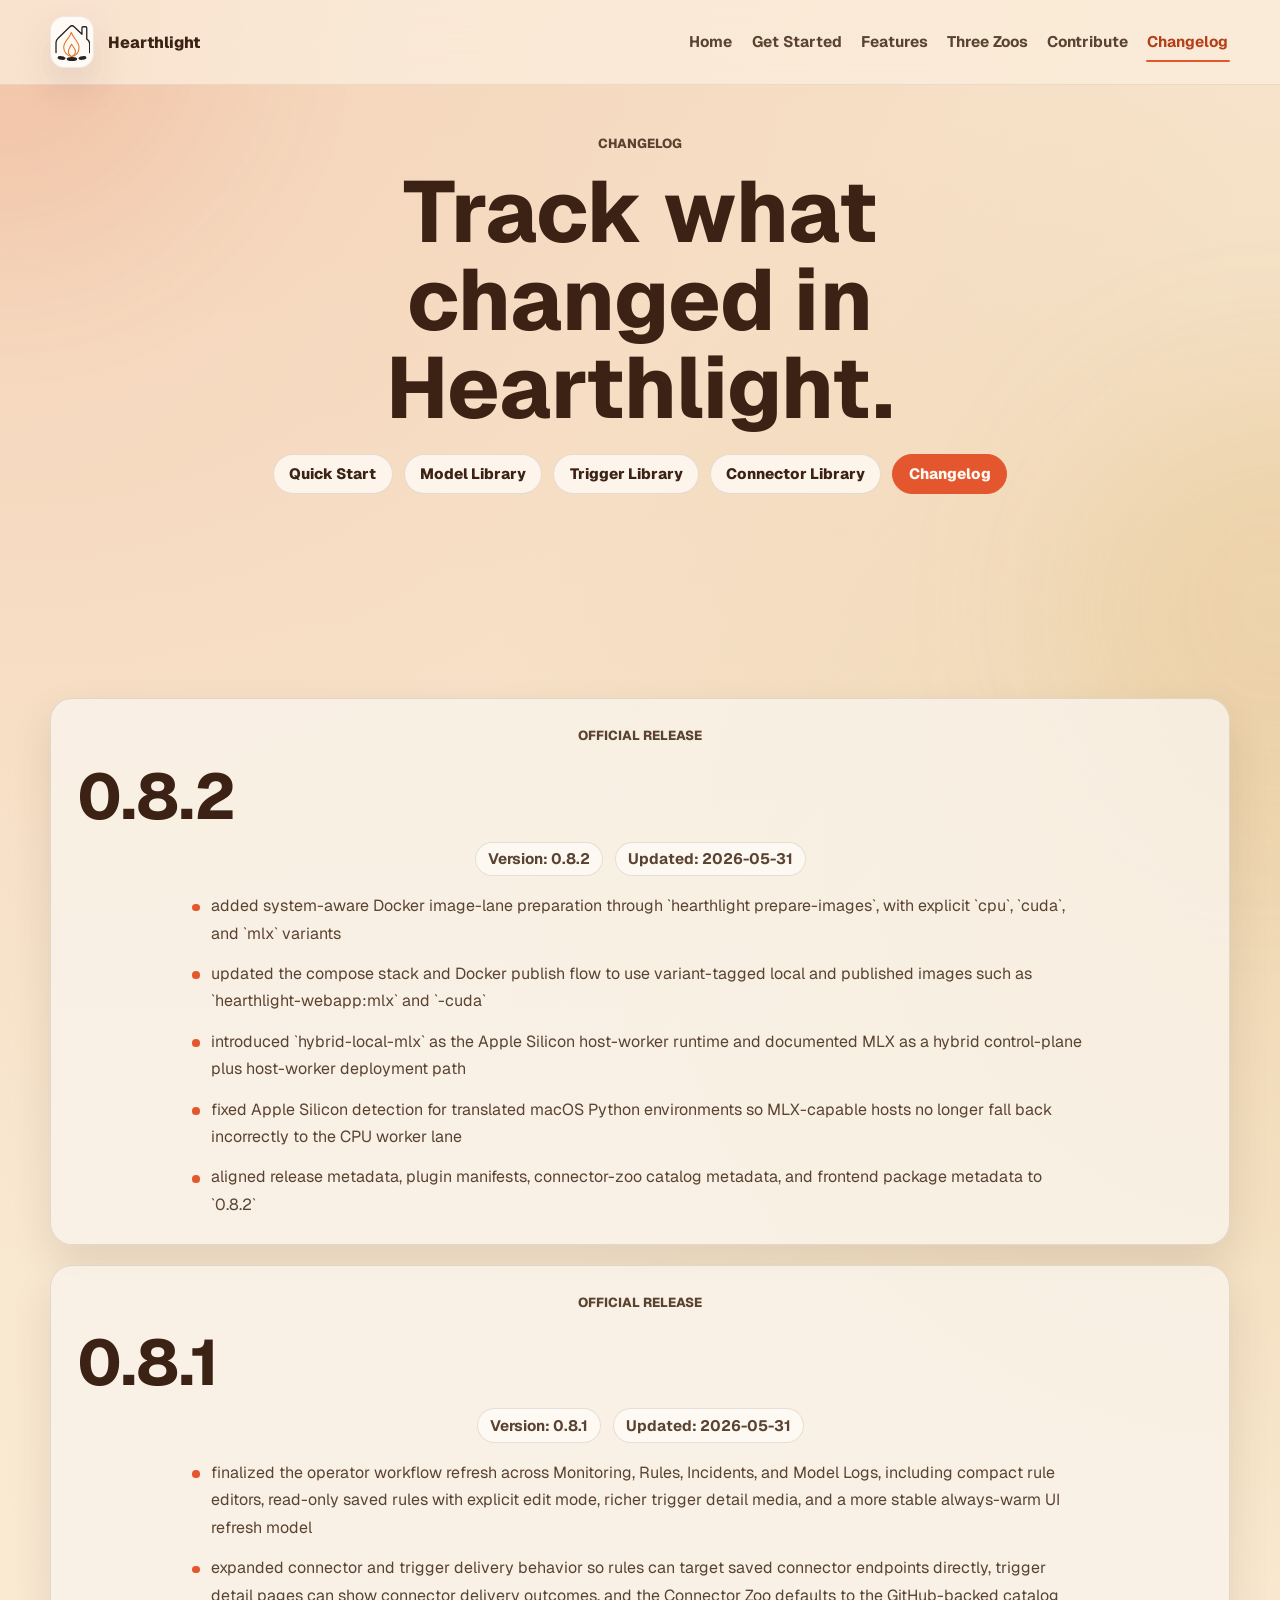
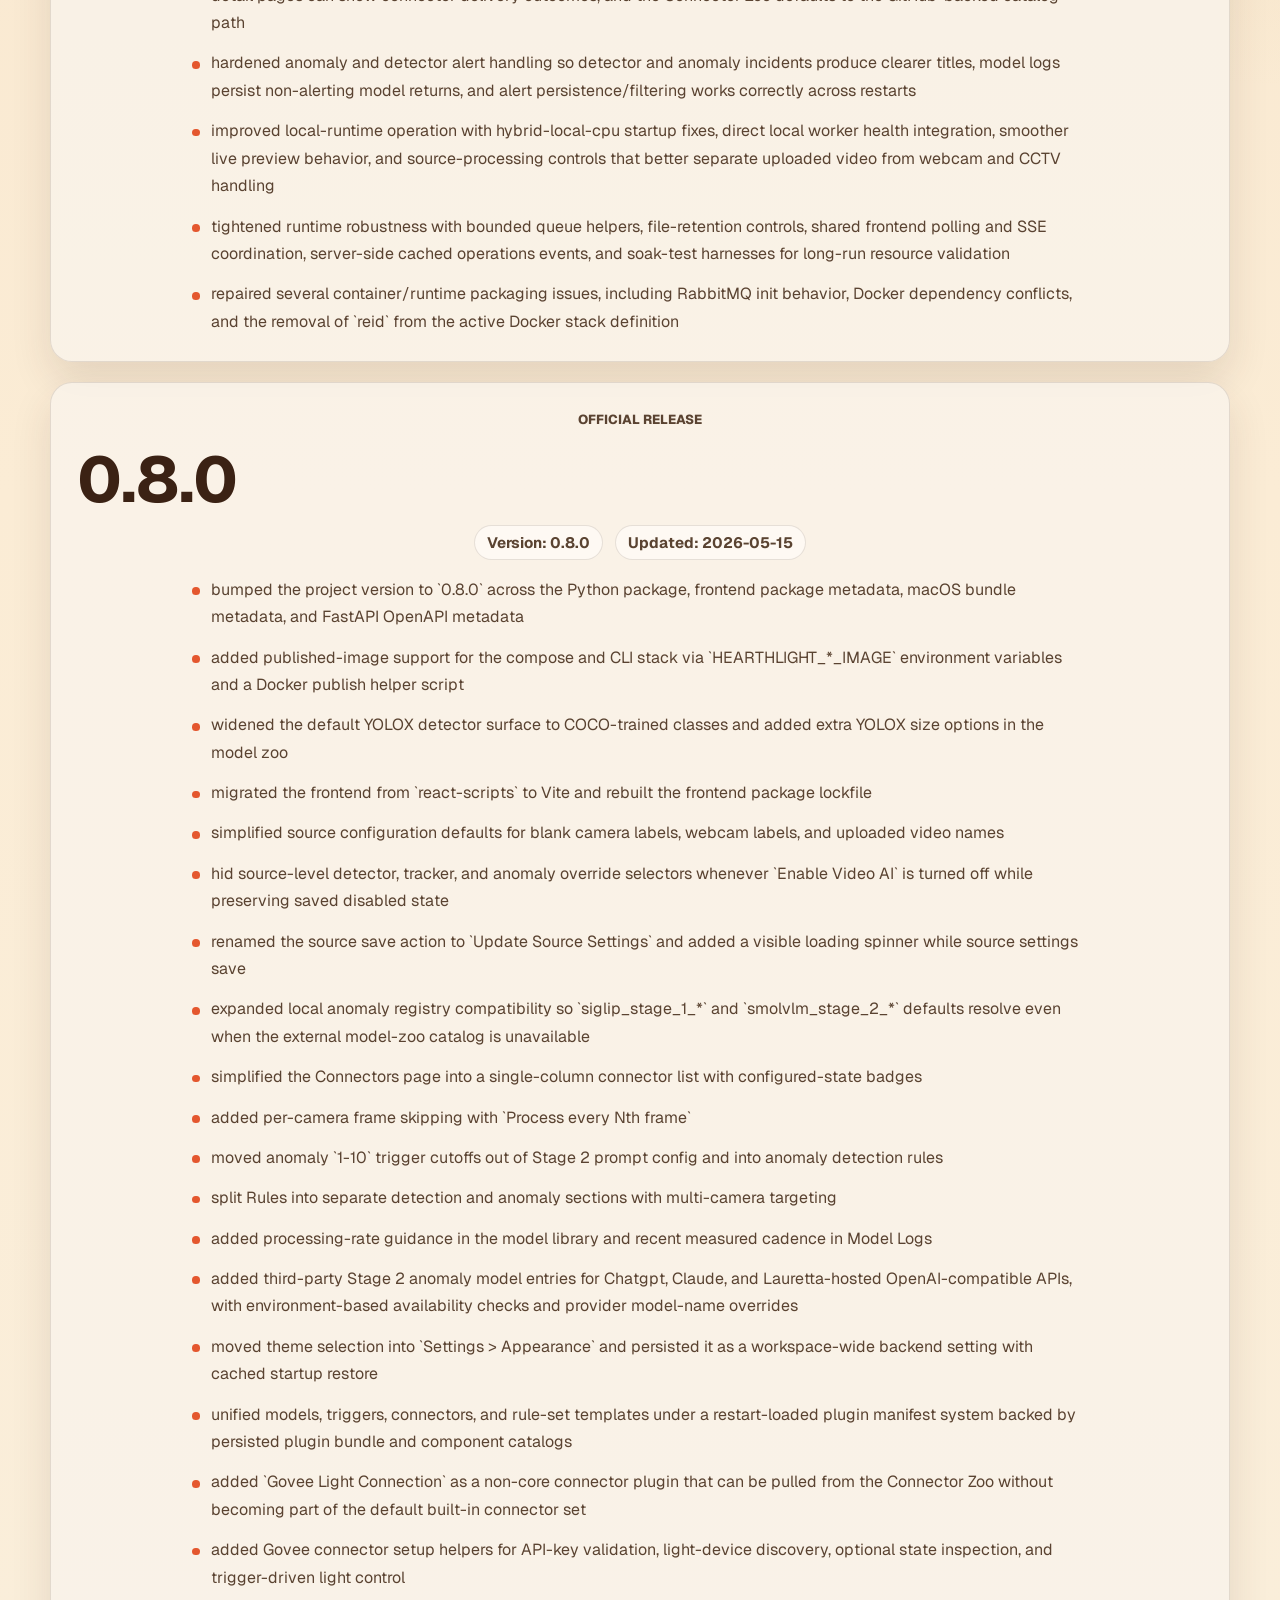
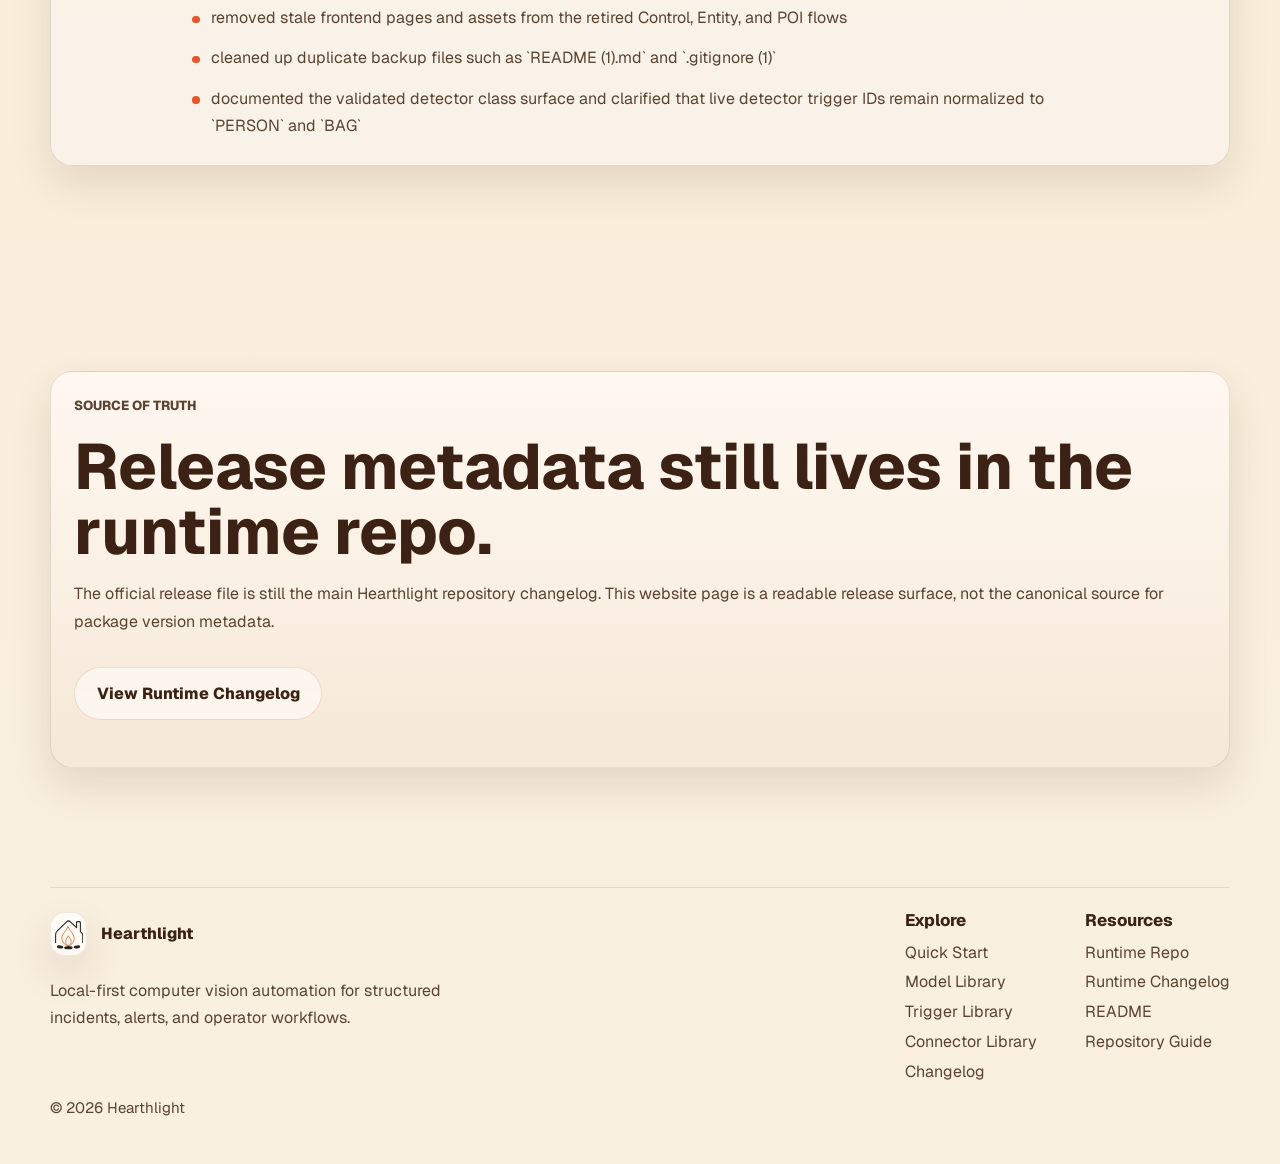
<file: site/updates/index.html>
<!doctype html>
<html lang="en">
  <head>
    <!-- Google Tag Manager -->
    <script>(function(w,d,s,l,i){w[l]=w[l]||[];w[l].push({'gtm.start':
    new Date().getTime(),event:'gtm.js'});var f=d.getElementsByTagName(s)[0],
    j=d.createElement(s),dl=l!='dataLayer'?'&l='+l:'';j.async=true;j.src=
    'https://www.googletagmanager.com/gtm.js?id='+i+dl;f.parentNode.insertBefore(j,f);
    })(window,document,'script','dataLayer','GTM-N6F5CQSF');</script>
    <!-- End Google Tag Manager -->
    <meta charset="UTF-8" />
    <meta name="viewport" content="width=device-width, initial-scale=1.0" />
    <title>Hearthlight Changelog</title>
    <meta
      name="description"
      content="Track Hearthlight release notes for the current 0.8.x release line."
    />
    <link rel="icon" type="image/svg+xml" href="../assets/hearthlight.svg" />
    <link rel="preconnect" href="https://fonts.googleapis.com" />
    <link rel="preconnect" href="https://fonts.gstatic.com" crossorigin />
    <link
      href="https://fonts.googleapis.com/css2?family=Geist:wght@400;500;600;700;800&display=swap"
      rel="stylesheet"
    />
    <link rel="stylesheet" href="https://cdn.hugeicons.com/font/hgi-stroke-rounded.css" />
    <link rel="stylesheet" href="../styles.css" />
    <script src="../main.js" defer></script>
  </head>
  <body data-page="changelog">
    <!-- Google Tag Manager (noscript) -->
    <noscript><iframe src="https://www.googletagmanager.com/ns.html?id=GTM-N6F5CQSF" height="0" width="0" style="display:none;visibility:hidden"></iframe></noscript>
    <!-- End Google Tag Manager (noscript) -->
    <div class="backdrop-orb orb-left"></div>
    <div class="backdrop-orb orb-right"></div>

    <header class="site-header">
      <div class="shell header-shell">
        <a class="brand" href="../" aria-label="Hearthlight home">
          <img src="../assets/hearthlight.svg" alt="Hearthlight logo" />
          <span>Hearthlight</span>
        </a>

        <button
          class="nav-toggle"
          type="button"
          aria-expanded="false"
          aria-controls="primary-nav"
          aria-label="Open navigation"
        >
          <span></span>
          <span></span>
        </button>

        <nav id="primary-nav" class="primary-nav" aria-label="Primary">
          <a href="../" data-route="home">Home</a>
          <a href="../quick-start/" data-route="quick-start">Get Started</a>
          <a href="../#capabilities" data-section-link="capabilities">Features</a>
          <a href="../#zoos" data-route="zoos" data-section-link="zoos">Three Zoos</a>
          <a href="../#contribute" data-section-link="contribute">Contribute</a>
          <a href="./" data-route="changelog">Changelog</a>
        </nav>
      </div>
    </header>

    <main>
      <section class="section shell detail-hero">
        <div class="section-intro reveal">
          <p class="eyebrow">Changelog</p>
          <h1>Track what changed in Hearthlight.</h1>
        </div>

        <div class="detail-nav reveal" aria-label="Site pages">
          <a href="../quick-start/" data-page="quick-start">Quick Start</a>
          <a href="../model-library/" data-page="model-library">Model Library</a>
          <a href="../trigger-library/" data-page="trigger-library">Trigger Library</a>
          <a href="../connector-library/" data-page="connector-library">Connector Library</a>
          <a href="./" data-page="changelog">Changelog</a>
        </div>
      </section>

      <section class="section shell">
        <div class="release-grid">
          <article class="release-card reveal">
            <p class="eyebrow">Official Release</p>
            <h2>0.8.2</h2>
            <div class="release-meta">
              <span class="release-chip">Version: 0.8.2</span>
              <span class="release-chip">Updated: 2026-05-31</span>
            </div>
            <ul class="release-list">
              <li>added system-aware Docker image-lane preparation through `hearthlight prepare-images`, with explicit `cpu`, `cuda`, and `mlx` variants</li>
              <li>updated the compose stack and Docker publish flow to use variant-tagged local and published images such as `hearthlight-webapp:mlx` and `<tag>-cuda`</li>
              <li>introduced `hybrid-local-mlx` as the Apple Silicon host-worker runtime and documented MLX as a hybrid control-plane plus host-worker deployment path</li>
              <li>fixed Apple Silicon detection for translated macOS Python environments so MLX-capable hosts no longer fall back incorrectly to the CPU worker lane</li>
              <li>aligned release metadata, plugin manifests, connector-zoo catalog metadata, and frontend package metadata to `0.8.2`</li>
            </ul>
          </article>

          <article class="release-card reveal">
            <p class="eyebrow">Official Release</p>
            <h2>0.8.1</h2>
            <div class="release-meta">
              <span class="release-chip">Version: 0.8.1</span>
              <span class="release-chip">Updated: 2026-05-31</span>
            </div>
            <ul class="release-list">
              <li>finalized the operator workflow refresh across Monitoring, Rules, Incidents, and Model Logs, including compact rule editors, read-only saved rules with explicit edit mode, richer trigger detail media, and a more stable always-warm UI refresh model</li>
              <li>expanded connector and trigger delivery behavior so rules can target saved connector endpoints directly, trigger detail pages can show connector delivery outcomes, and the Connector Zoo defaults to the GitHub-backed catalog path</li>
              <li>hardened anomaly and detector alert handling so detector and anomaly incidents produce clearer titles, model logs persist non-alerting model returns, and alert persistence/filtering works correctly across restarts</li>
              <li>improved local-runtime operation with hybrid-local-cpu startup fixes, direct local worker health integration, smoother live preview behavior, and source-processing controls that better separate uploaded video from webcam and CCTV handling</li>
              <li>tightened runtime robustness with bounded queue helpers, file-retention controls, shared frontend polling and SSE coordination, server-side cached operations events, and soak-test harnesses for long-run resource validation</li>
              <li>repaired several container/runtime packaging issues, including RabbitMQ init behavior, Docker dependency conflicts, and the removal of `reid` from the active Docker stack definition</li>
            </ul>
          </article>

          <article class="release-card reveal">
            <p class="eyebrow">Official Release</p>
            <h2>0.8.0</h2>
            <div class="release-meta">
              <span class="release-chip">Version: 0.8.0</span>
              <span class="release-chip">Updated: 2026-05-15</span>
            </div>
            <ul class="release-list">
              <li>bumped the project version to `0.8.0` across the Python package, frontend package metadata, macOS bundle metadata, and FastAPI OpenAPI metadata</li>
              <li>added published-image support for the compose and CLI stack via `HEARTHLIGHT_*_IMAGE` environment variables and a Docker publish helper script</li>
              <li>widened the default YOLOX detector surface to COCO-trained classes and added extra YOLOX size options in the model zoo</li>
              <li>migrated the frontend from `react-scripts` to Vite and rebuilt the frontend package lockfile</li>
              <li>simplified source configuration defaults for blank camera labels, webcam labels, and uploaded video names</li>
              <li>hid source-level detector, tracker, and anomaly override selectors whenever `Enable Video AI` is turned off while preserving saved disabled state</li>
              <li>renamed the source save action to `Update Source Settings` and added a visible loading spinner while source settings save</li>
              <li>expanded local anomaly registry compatibility so `siglip_stage_1_*` and `smolvlm_stage_2_*` defaults resolve even when the external model-zoo catalog is unavailable</li>
              <li>simplified the Connectors page into a single-column connector list with configured-state badges</li>
              <li>added per-camera frame skipping with `Process every Nth frame`</li>
              <li>moved anomaly `1-10` trigger cutoffs out of Stage 2 prompt config and into anomaly detection rules</li>
              <li>split Rules into separate detection and anomaly sections with multi-camera targeting</li>
              <li>added processing-rate guidance in the model library and recent measured cadence in Model Logs</li>
              <li>added third-party Stage 2 anomaly model entries for Chatgpt, Claude, and Lauretta-hosted OpenAI-compatible APIs, with environment-based availability checks and provider model-name overrides</li>
              <li>moved theme selection into `Settings > Appearance` and persisted it as a workspace-wide backend setting with cached startup restore</li>
              <li>unified models, triggers, connectors, and rule-set templates under a restart-loaded plugin manifest system backed by persisted plugin bundle and component catalogs</li>
              <li>added `Govee Light Connection` as a non-core connector plugin that can be pulled from the Connector Zoo without becoming part of the default built-in connector set</li>
              <li>added Govee connector setup helpers for API-key validation, light-device discovery, optional state inspection, and trigger-driven light control</li>
              <li>removed stale frontend pages and assets from the retired Control, Entity, and POI flows</li>
              <li>cleaned up duplicate backup files such as `README (1).md` and `.gitignore (1)`</li>
              <li>documented the validated detector class surface and clarified that live detector trigger IDs remain normalized to `PERSON` and `BAG`</li>
            </ul>
          </article>
        </div>
      </section>

      <section class="section shell">
        <div class="callout reveal">
          <p class="eyebrow">Source of Truth</p>
          <h2>Release metadata still lives in the runtime repo.</h2>
          <p>
            The official release file is still the main Hearthlight repository changelog. This
            website page is a readable release surface, not the canonical source for package
            version metadata.
          </p>
          <div class="cta-row">
            <a
              class="button button-secondary"
              href="https://github.com/lauretta-io/hearthlight/blob/main/CHANGELOG.md"
              target="_blank"
              rel="noreferrer"
            >
              View Runtime Changelog
            </a>
          </div>
        </div>
      </section>
    </main>

    <footer class="site-footer">
      <div class="shell footer-shell">
        <div>
          <a class="brand brand-footer" href="../" aria-label="Hearthlight home">
            <img src="../assets/hearthlight.svg" alt="" />
            <span>Hearthlight</span>
          </a>
          <p class="footer-copy">
            Local-first computer vision automation for structured incidents, alerts, and operator
            workflows.
          </p>
        </div>

        <div class="footer-links">
          <div>
            <h3>Explore</h3>
            <a href="../quick-start/">Quick Start</a>
            <a href="../model-library/">Model Library</a>
            <a href="../trigger-library/">Trigger Library</a>
            <a href="../connector-library/">Connector Library</a>
            <a href="./">Changelog</a>
          </div>
          <div>
            <h3>Resources</h3>
            <a href="https://github.com/lauretta-io/hearthlight" target="_blank" rel="noreferrer">Runtime Repo</a>
            <a href="https://github.com/lauretta-io/hearthlight/blob/main/CHANGELOG.md" target="_blank" rel="noreferrer">Runtime Changelog</a>
            <a href="https://github.com/lauretta-io/hearthlight/blob/main/README.md" target="_blank" rel="noreferrer">README</a>
            <a href="https://github.com/lauretta-io/hearthlight/blob/main/docs/repository.md" target="_blank" rel="noreferrer">Repository Guide</a>
          </div>
        </div>
      </div>
      <div class="shell footer-meta">
        <p>&copy; <span data-year></span> Hearthlight</p>
      </div>
    </footer>
  </body>
</html>
</file>
<file: site/styles.css>
:root {
  --background-start: #f6e3ca;
  --background-end: #fbecd5;
  --surface: rgba(249, 243, 235, 0.82);
  --surface-strong: rgba(255, 248, 240, 0.92);
  --surface-dark: rgba(75, 42, 33, 0.94);
  --text-primary: #3b2214;
  --text-secondary: #5a4331;
  --text-inverse: #f8efe7;
  --accent: #e4572e;
  --accent-deep: #b63f1a;
  --success: #14866d;
  --line: rgba(59, 34, 20, 0.12);
  --shadow-soft: 0 18px 40px rgba(67, 40, 23, 0.12);
  --shadow-card: 0 10px 24px rgba(54, 31, 18, 0.08);
  --page-max: 1180px;
  --content-max: 56rem;
  --copy-max: 46rem;
  --radius-xl: 22px;
  --radius-lg: 16px;
  --radius-md: 12px;
  --header-offset: 92px;
}

* {
  box-sizing: border-box;
}

html {
  scroll-behavior: smooth;
}

body {
  margin: 0;
  min-width: 320px;
  font-family: "Geist", sans-serif;
  color: var(--text-primary);
  background:
    radial-gradient(circle at top left, rgba(228, 87, 46, 0.12), transparent 28%),
    radial-gradient(circle at right 20%, rgba(212, 169, 95, 0.24), transparent 22%),
    linear-gradient(180deg, var(--background-start) 0%, var(--background-end) 48%, #f9f0df 100%);
}

body.nav-open {
  overflow: hidden;
}

img {
  display: block;
  max-width: 100%;
}

a {
  color: inherit;
  text-decoration: none;
}

button,
input,
textarea,
select {
  font: inherit;
}

code,
pre {
  font-family: "SFMono-Regular", Consolas, "Liberation Mono", Menlo, monospace;
}

:focus-visible {
  outline: 3px solid rgba(228, 87, 46, 0.3);
  outline-offset: 3px;
}

.backdrop-orb {
  position: fixed;
  width: 28rem;
  height: 28rem;
  border-radius: 50%;
  filter: blur(80px);
  pointer-events: none;
  opacity: 0.55;
  z-index: 0;
}

.orb-left {
  top: -12rem;
  left: -14rem;
  background: rgba(228, 87, 46, 0.18);
}

.orb-right {
  right: -14rem;
  top: 24rem;
  background: rgba(212, 169, 95, 0.3);
}

.shell,
.site-header,
.site-footer {
  position: relative;
  z-index: 1;
}

.shell {
  width: min(var(--page-max), calc(100% - clamp(1.25rem, 4vw, 3rem)));
  margin: 0 auto;
}

.section {
  padding: clamp(3.5rem, 8vw, 7rem) 0;
}

.site-header {
  position: sticky;
  top: 0;
  z-index: 20;
  backdrop-filter: blur(18px);
  background: rgba(251, 239, 222, 0.72);
  border-bottom: 1px solid rgba(59, 34, 20, 0.08);
}

.header-shell {
  display: flex;
  align-items: center;
  justify-content: space-between;
  gap: 1rem;
  padding: 1rem 0;
}

.brand {
  display: inline-flex;
  align-items: center;
  gap: 0.9rem;
  font-weight: 800;
  letter-spacing: 0;
}

.brand img {
  width: 2.75rem;
  height: 3.25rem;
  padding: 0.18rem;
  border-radius: 0.9rem;
  border: 1px solid rgba(59, 34, 20, 0.08);
  background: rgba(255, 250, 245, 0.96);
  object-fit: contain;
  box-shadow: var(--shadow-soft);
}

.primary-nav {
  display: flex;
  align-items: center;
  gap: 1rem;
}

.primary-nav a {
  position: relative;
  padding: 0.4rem 0.1rem;
  color: var(--text-secondary);
  font-size: 0.96rem;
  font-weight: 700;
}

.primary-nav a.is-active,
.primary-nav a:hover,
.primary-nav a:focus-visible {
  color: var(--accent-deep);
}

.primary-nav a.is-active::after {
  content: "";
  position: absolute;
  right: 0;
  bottom: -0.2rem;
  left: 0;
  height: 2px;
  background: var(--accent);
  border-radius: 999px;
}

.nav-toggle {
  display: none;
  border: 0;
  background: transparent;
  padding: 0.25rem;
  cursor: pointer;
}

.nav-toggle span {
  display: block;
  width: 1.5rem;
  height: 2px;
  margin: 0.3rem 0;
  background: var(--text-primary);
  border-radius: 999px;
}

.hero {
  display: block;
  min-height: calc(100vh - 6rem);
  padding-top: 2rem;
}

.hero-copy {
  display: grid;
  justify-items: center;
  max-width: var(--content-max);
  margin: 0 auto;
  text-align: center;
}

.eyebrow {
  margin: 0 0 1rem;
  color: var(--accent-deep);
  font-size: 0.82rem;
  font-weight: 800;
  letter-spacing: 0;
  text-transform: uppercase;
}

h1,
h2,
h3 {
  margin: 0;
  font-family: "Geist", sans-serif;
  font-weight: 750;
  letter-spacing: 0;
  line-height: 1.02;
}

h1 {
  max-width: 10ch;
  font-size: clamp(3.4rem, 9vw, 6.9rem);
}

h2 {
  font-size: clamp(2.4rem, 5vw, 4.4rem);
}

h3 {
  font-size: clamp(1.35rem, 2vw, 1.6rem);
}

.lede,
.section-intro p,
.metric-card p,
.feature-card p,
.zoo-card p,
.pipeline-card p,
.dark-panel p,
.preview-copy p,
.repo-card span,
.footer-copy,
.detail-grid p,
.support-card p,
.callout p,
.stack-list li,
.command-note,
.summary-list li,
.resource-links li {
  color: var(--text-secondary);
  line-height: 1.72;
}

.hero-actions,
.cta-row {
  display: flex;
  flex-wrap: wrap;
  gap: 0.9rem;
  margin: 2rem 0 1.5rem;
}

.hero-actions {
  flex-direction: column;
  align-items: center;
}

.hero-badge-row {
  display: flex;
  flex-wrap: wrap;
  justify-content: center;
  gap: 0.75rem;
}

.button {
  display: inline-flex;
  align-items: center;
  justify-content: center;
  min-height: 3.3rem;
  padding: 0 1.35rem;
  border: 1px solid transparent;
  border-radius: 999px;
  font-weight: 800;
  transition:
    transform 180ms ease,
    box-shadow 180ms ease,
    background-color 180ms ease,
    color 180ms ease;
}

.button:hover,
.button:focus-visible {
  transform: translateY(-2px);
}

.button-primary {
  color: #fff9f3;
  background: linear-gradient(135deg, var(--accent) 0%, #c6441a 100%);
  box-shadow: 0 14px 28px rgba(198, 68, 26, 0.24);
}

.button-secondary {
  border-color: rgba(182, 63, 26, 0.16);
  background: rgba(255, 250, 245, 0.72);
}

.social-embed-link {
  display: inline-flex;
  align-items: center;
  justify-content: center;
  transition:
    transform 180ms ease,
    box-shadow 180ms ease;
  border-radius: 12px;
  overflow: hidden;
}

.social-embed-link:hover,
.social-embed-link:focus-visible {
  transform: translateY(-2px);
  box-shadow: 0 14px 28px rgba(103, 56, 26, 0.12);
}

.social-embed-link img {
  display: block;
  height: 32px;
  width: auto;
}

.pill-list,
.stack-list,
.summary-list,
.resource-links {
  margin: 0;
  padding: 0;
}

.pill-list {
  display: flex;
  flex-wrap: wrap;
  gap: 0.8rem;
  justify-content: center;
  list-style: none;
}

.pill-list li {
  position: relative;
  padding: 0 0 0 1rem;
  font-size: 0.95rem;
  font-weight: 700;
  color: var(--text-secondary);
}

.pill-list li::before {
  content: "";
  position: absolute;
  top: 0.52rem;
  left: 0;
  width: 0.38rem;
  height: 0.38rem;
  border-radius: 50%;
  background: var(--accent);
}

.feature-card,
.zoo-card,
.terminal-card,
.dark-panel,
.repo-card,
.detail-card,
.callout,
.support-card {
  border: 1px solid var(--line);
  border-radius: var(--radius-xl);
  box-shadow: var(--shadow-soft);
}

.icon-badge {
  display: inline-flex;
  align-items: center;
  justify-content: center;
  width: 2.6rem;
  height: 2.6rem;
  margin-bottom: 1rem;
  border: 1px solid rgba(182, 63, 26, 0.14);
  border-radius: var(--radius-md);
  color: var(--accent-deep);
  background: rgba(255, 250, 245, 0.78);
  font-size: 1.35rem;
  box-shadow: 0 10px 22px rgba(67, 40, 23, 0.08);
}

.icon-badge i {
  line-height: 1;
}

.metric-label,
.feature-kicker,
.badge-number,
.detail-kicker {
  display: inline-flex;
  align-items: center;
  justify-content: center;
  width: fit-content;
  font-size: 0.8rem;
  font-weight: 800;
  letter-spacing: 0;
  text-transform: uppercase;
}

.metric-grid,
.card-grid,
.split-panels,
.detail-grid,
.resource-grid,
.repo-list,
.quickstart-preview {
  display: grid;
  gap: 1.25rem;
}

.metric-grid {
  grid-template-columns: repeat(2, minmax(0, 1fr));
}

.metric-card,
.pipeline-card {
  padding: 1.2rem;
  border-radius: var(--radius-lg);
  background: rgba(255, 250, 245, 0.74);
}

.metric-label,
.feature-kicker,
.badge-number,
.detail-kicker {
  color: var(--accent-deep);
}

.metric-card h2 {
  margin-top: 0.55rem;
  font-size: 1.34rem;
}

.section-intro {
  display: grid;
  gap: 0.7rem;
  margin-bottom: 2rem;
  justify-items: center;
  text-align: center;
}

.section-intro h2 {
  max-width: 11ch;
  margin-inline: auto;
}

.capabilities-heading {
  max-width: 18ch;
}

.section-title-break span {
  display: block;
}

.section-intro p {
  max-width: var(--copy-max);
  margin: 0 auto;
}

.card-grid,
.card-grid-three {
  grid-template-columns: repeat(auto-fit, minmax(min(100%, 17rem), 1fr));
}

.card-grid-four {
  grid-template-columns: repeat(auto-fit, minmax(min(100%, 15.5rem), 1fr));
}

.feature-card,
.zoo-card,
.detail-card,
.support-card,
.callout {
  padding: clamp(1.1rem, 2vw, 1.45rem);
  background: var(--surface);
}

.video-card,
.faq-item {
  border: 1px solid var(--line);
  border-radius: var(--radius-xl);
  background: var(--surface);
  box-shadow: var(--shadow-soft);
}

.video-card {
  padding: 1rem;
  max-width: var(--content-max);
  margin: 0 auto;
}

.video-embed-shell {
  position: relative;
  width: 100%;
  padding-top: 56.25%;
  overflow: hidden;
  border-radius: calc(var(--radius-xl) - 8px);
  background: #2e1c14;
}

.video-embed-shell iframe {
  position: absolute;
  inset: 0;
  width: 100%;
  height: 100%;
  border: 0;
}

.video-fallback {
  margin: 0.95rem 0 0;
  color: var(--text-secondary);
  text-align: center;
  line-height: 1.65;
}

.video-fallback a {
  color: var(--accent-deep);
  font-weight: 800;
}

.faq-list {
  display: grid;
  gap: 1rem;
  max-width: var(--content-max);
  margin: 0 auto;
}

.faq-list + * {
  margin-top: 0;
}

.faq-item {
  padding: 0;
  overflow: hidden;
}

.faq-item summary {
  cursor: pointer;
  list-style: none;
  padding: 1.1rem 1.3rem;
  font-family: "Geist", sans-serif;
  font-size: 1.25rem;
  font-weight: 700;
}

.faq-item summary::-webkit-details-marker {
  display: none;
}

.faq-item summary::after {
  content: "+";
  float: right;
  color: var(--accent-deep);
  font-family: "Geist", sans-serif;
  font-size: 1.25rem;
  font-weight: 800;
}

.faq-item[open] summary::after {
  content: "-";
}

.faq-item p {
  margin: 0;
  padding: 0 1.3rem 1.2rem;
  color: var(--text-secondary);
  line-height: 1.72;
}

.zoo-flow {
  font-size: 1.03rem;
  font-weight: 700;
}

.zoo-flow span {
  color: var(--accent-deep);
  font-weight: 800;
}

.link-arrow {
  display: inline-flex;
  align-items: center;
  gap: 0.45rem;
  margin-top: 1rem;
  color: var(--accent-deep);
  font-weight: 800;
}

.link-arrow::after {
  content: "->";
}

.section-dark {
  color: var(--text-inverse);
  background:
    linear-gradient(145deg, rgba(75, 42, 33, 0.98), rgba(100, 49, 27, 0.94)),
    radial-gradient(circle at top right, rgba(228, 87, 46, 0.16), transparent 28%);
}

.section-dark .eyebrow,
.section-dark .section-intro p,
.section-dark .stack-list li,
.section-dark .dark-panel p,
.section-dark .pipeline-card p {
  color: rgba(248, 239, 231, 0.78);
}

.pipeline-grid {
  display: grid;
  grid-template-columns: repeat(auto-fit, minmax(min(100%, 18rem), 1fr));
  gap: 1rem;
  margin-bottom: 1.25rem;
}

.pipeline-card,
.dark-panel {
  border: 1px solid rgba(248, 239, 231, 0.12);
  background: rgba(255, 246, 238, 0.08);
  box-shadow: none;
}

.pipeline-card span:not(.icon-badge) {
  display: inline-flex;
  width: 2rem;
  height: 2rem;
  align-items: center;
  justify-content: center;
  border-radius: 50%;
  color: var(--text-primary);
  background: #e0b571;
  font-weight: 800;
}

.pipeline-card .icon-badge {
  margin-right: 0.65rem;
  margin-bottom: 0;
  color: #f7e7d3;
  background: rgba(255, 246, 238, 0.1);
  border-color: rgba(248, 239, 231, 0.14);
  box-shadow: none;
}

.pipeline-card-header {
  display: flex;
  align-items: center;
  margin-bottom: 1rem;
}

.split-panels {
  grid-template-columns: 1.15fr 0.85fr;
}

.dark-panel {
  padding: 1.5rem;
}

.stack-list,
.summary-list,
.resource-links {
  list-style: none;
}

.stack-list li,
.summary-list li,
.resource-links li {
  position: relative;
  padding-left: 1.15rem;
}

.stack-list li + li,
.summary-list li + li,
.resource-links li + li {
  margin-top: 0.75rem;
}

.stack-list li::before,
.summary-list li::before,
.resource-links li::before {
  content: "";
  position: absolute;
  top: 0.72rem;
  left: 0;
  width: 0.45rem;
  height: 0.45rem;
  border-radius: 50%;
  background: var(--accent);
}

.quickstart-preview {
  grid-template-columns: minmax(0, 0.95fr) minmax(0, 1.05fr);
  align-items: center;
}

.preview-copy {
  text-align: center;
}

.terminal-card {
  overflow: hidden;
  background: #2e1c14;
  color: #f9efe8;
}

.terminal-bar {
  display: flex;
  gap: 0.45rem;
  padding: 0.9rem 1rem 0;
}

.terminal-bar span {
  width: 0.8rem;
  height: 0.8rem;
  border-radius: 50%;
}

.terminal-bar span:nth-child(1) {
  background: #ff8d68;
}

.terminal-bar span:nth-child(2) {
  background: #f2c66c;
}

.terminal-bar span:nth-child(3) {
  background: #62c5a4;
}

.terminal-card pre {
  margin: 0;
  padding: 1.35rem 1.25rem 1.5rem;
  overflow-x: auto;
  font-size: 0.96rem;
  line-height: 1.7;
}

.contribute-panel {
  display: grid;
  grid-template-columns: 1fr;
  gap: 1.25rem;
  padding: 1.8rem;
  border: 1px solid rgba(59, 34, 20, 0.08);
  border-radius: var(--radius-xl);
  background: linear-gradient(180deg, rgba(255, 249, 242, 0.88), rgba(247, 237, 223, 0.88));
  box-shadow: var(--shadow-soft);
  text-align: center;
}

.repo-list {
  grid-template-columns: 1fr;
  max-width: var(--content-max);
  width: 100%;
  margin: 0 auto;
}

.repo-card {
  display: grid;
  gap: 0.3rem;
  padding: 1.2rem 1.25rem;
  background: rgba(255, 252, 247, 0.9);
}

.repo-card .icon-badge {
  margin-bottom: 0.45rem;
}

.repo-card strong {
  font-size: 1.08rem;
}

.repo-card:hover,
.repo-card:focus-visible {
  transform: translateY(-2px);
}

.site-footer {
  padding: 1rem 0 2rem;
}

.footer-shell {
  display: flex;
  justify-content: space-between;
  gap: 2rem;
  padding-top: 1.5rem;
  border-top: 1px solid rgba(59, 34, 20, 0.1);
}

.brand-footer img {
  width: 2.3rem;
  height: 2.75rem;
}

.footer-copy {
  max-width: 29rem;
  margin-top: 1rem;
}

.footer-links {
  display: flex;
  gap: 3rem;
}

.footer-links h3 {
  margin-bottom: 0.8rem;
  font-size: 1.05rem;
}

.footer-links a {
  display: block;
  color: var(--text-secondary);
}

.footer-links a + a {
  margin-top: 0.55rem;
}

.footer-links a:hover,
.footer-links a:focus-visible {
  color: var(--accent-deep);
}

.footer-meta {
  margin-top: 1rem;
  color: var(--text-secondary);
  font-size: 0.94rem;
}

.detail-hero {
  display: grid;
  gap: 1.2rem;
  padding-top: 3rem;
}

.detail-hero .section-intro {
  margin-bottom: 0;
}

.detail-hero h1 {
  max-width: 13ch;
  font-size: clamp(3rem, 8vw, 5.4rem);
}

.detail-grid {
  grid-template-columns: repeat(auto-fit, minmax(min(100%, 21rem), 1fr));
}

.detail-card h3,
.support-card h3,
.callout h3 {
  margin-top: 0.6rem;
}

.command-grid,
.resource-grid,
.release-grid {
  display: grid;
  grid-template-columns: repeat(auto-fit, minmax(min(100%, 21rem), 1fr));
  gap: 1.25rem;
}

.release-grid {
  grid-template-columns: 1fr;
}

.command-card {
  overflow: hidden;
  border-radius: var(--radius-lg);
  background: rgba(46, 28, 20, 0.98);
  box-shadow: var(--shadow-card);
}

.command-card pre {
  margin: 0;
  padding: 1.15rem;
  overflow-x: auto;
  color: #f8ede6;
  line-height: 1.65;
}

.command-note {
  margin-top: 0.85rem;
}

.support-card a,
.resource-links a {
  color: var(--accent-deep);
  font-weight: 800;
}

.release-card {
  padding: 1.6rem;
  border: 1px solid var(--line);
  border-radius: var(--radius-xl);
  background: var(--surface);
  box-shadow: var(--shadow-soft);
}

.release-meta {
  display: flex;
  flex-wrap: wrap;
  justify-content: center;
  gap: 0.75rem;
  margin: 0.8rem 0 1rem;
  color: var(--text-secondary);
  font-size: 0.95rem;
  font-weight: 700;
}

.release-chip {
  display: inline-flex;
  align-items: center;
  padding: 0.42rem 0.75rem;
  border: 1px solid var(--line);
  border-radius: 999px;
  background: rgba(255, 250, 245, 0.8);
}

.release-card > p {
  max-width: var(--content-max);
  margin: 0 auto 1rem;
  color: var(--text-secondary);
  text-align: center;
  line-height: 1.72;
}

.release-list {
  max-width: var(--content-max);
  margin: 0 auto;
  padding: 0;
  list-style: none;
}

.release-list li {
  position: relative;
  padding-left: 1.2rem;
  color: var(--text-secondary);
  line-height: 1.72;
}

.release-list li + li {
  margin-top: 0.8rem;
}

.release-list li::before {
  content: "";
  position: absolute;
  top: 0.72rem;
  left: 0;
  width: 0.48rem;
  height: 0.48rem;
  border-radius: 50%;
  background: var(--accent);
}

.callout {
  background: linear-gradient(180deg, rgba(255, 248, 242, 0.95), rgba(244, 231, 214, 0.86));
}

.detail-nav {
  display: flex;
  flex-wrap: wrap;
  gap: 0.7rem;
  margin-top: 0.2rem;
  justify-content: center;
}

.detail-nav a {
  padding: 0.6rem 0.95rem;
  border: 1px solid var(--line);
  border-radius: 999px;
  background: rgba(255, 251, 246, 0.78);
  font-weight: 800;
  font-size: 0.94rem;
}

.detail-nav a.is-active,
.detail-nav a:hover,
.detail-nav a:focus-visible {
  color: #fff9f3;
  background: var(--accent);
  border-color: var(--accent);
}

.section-anchor {
  scroll-margin-top: calc(var(--header-offset) + 1rem);
}

.reveal {
  opacity: 0;
  transform: translateY(24px);
  transition:
    opacity 520ms ease,
    transform 520ms ease;
}

.reveal-delay {
  transition-delay: 120ms;
}

.reveal.is-visible {
  opacity: 1;
  transform: translateY(0);
}

@media (max-width: 1080px) {
  .contribute-panel,
  .quickstart-preview,
  .video-card,
  .split-panels {
    grid-template-columns: 1fr;
  }

  h1,
  .detail-hero h1,
  .section-intro h2 {
    max-width: none;
  }
}

@media (max-width: 920px) {
  .card-grid-four {
    grid-template-columns: repeat(2, minmax(0, 1fr));
  }

  .card-grid-three,
  .pipeline-grid {
    grid-template-columns: 1fr;
  }
}

@media (max-width: 820px) {
  body.nav-open .primary-nav {
    transform: translateY(0);
    opacity: 1;
    pointer-events: auto;
  }

  .nav-toggle {
    display: inline-block;
  }

  .primary-nav {
    position: absolute;
    top: calc(100% + 0.75rem);
    right: 1rem;
    left: 1rem;
    flex-direction: column;
    align-items: flex-start;
    padding: 1rem;
    border: 1px solid var(--line);
    border-radius: var(--radius-lg);
    background: rgba(255, 249, 242, 0.98);
    box-shadow: var(--shadow-soft);
    transform: translateY(-0.5rem);
    opacity: 0;
    pointer-events: none;
    transition:
      transform 180ms ease,
      opacity 180ms ease;
  }

  .metric-grid {
    grid-template-columns: 1fr;
  }

  .footer-shell,
  .footer-links {
    flex-direction: column;
  }
}

@media (max-width: 640px) {
  .section {
    padding: 3.2rem 0;
  }

  .shell {
    width: min(100% - 1.25rem, var(--page-max));
  }

  .button {
    width: 100%;
  }

  .card-grid-four {
    grid-template-columns: 1fr;
  }

  .hero-actions,
  .cta-row {
    flex-direction: column;
  }

  .pill-list,
  .detail-nav {
    display: grid;
  }

  .feature-card,
  .zoo-card,
  .detail-card,
  .support-card,
  .callout,
  .dark-panel,
  .repo-card,
  .contribute-panel {
    border-radius: var(--radius-lg);
  }
}
</file>
